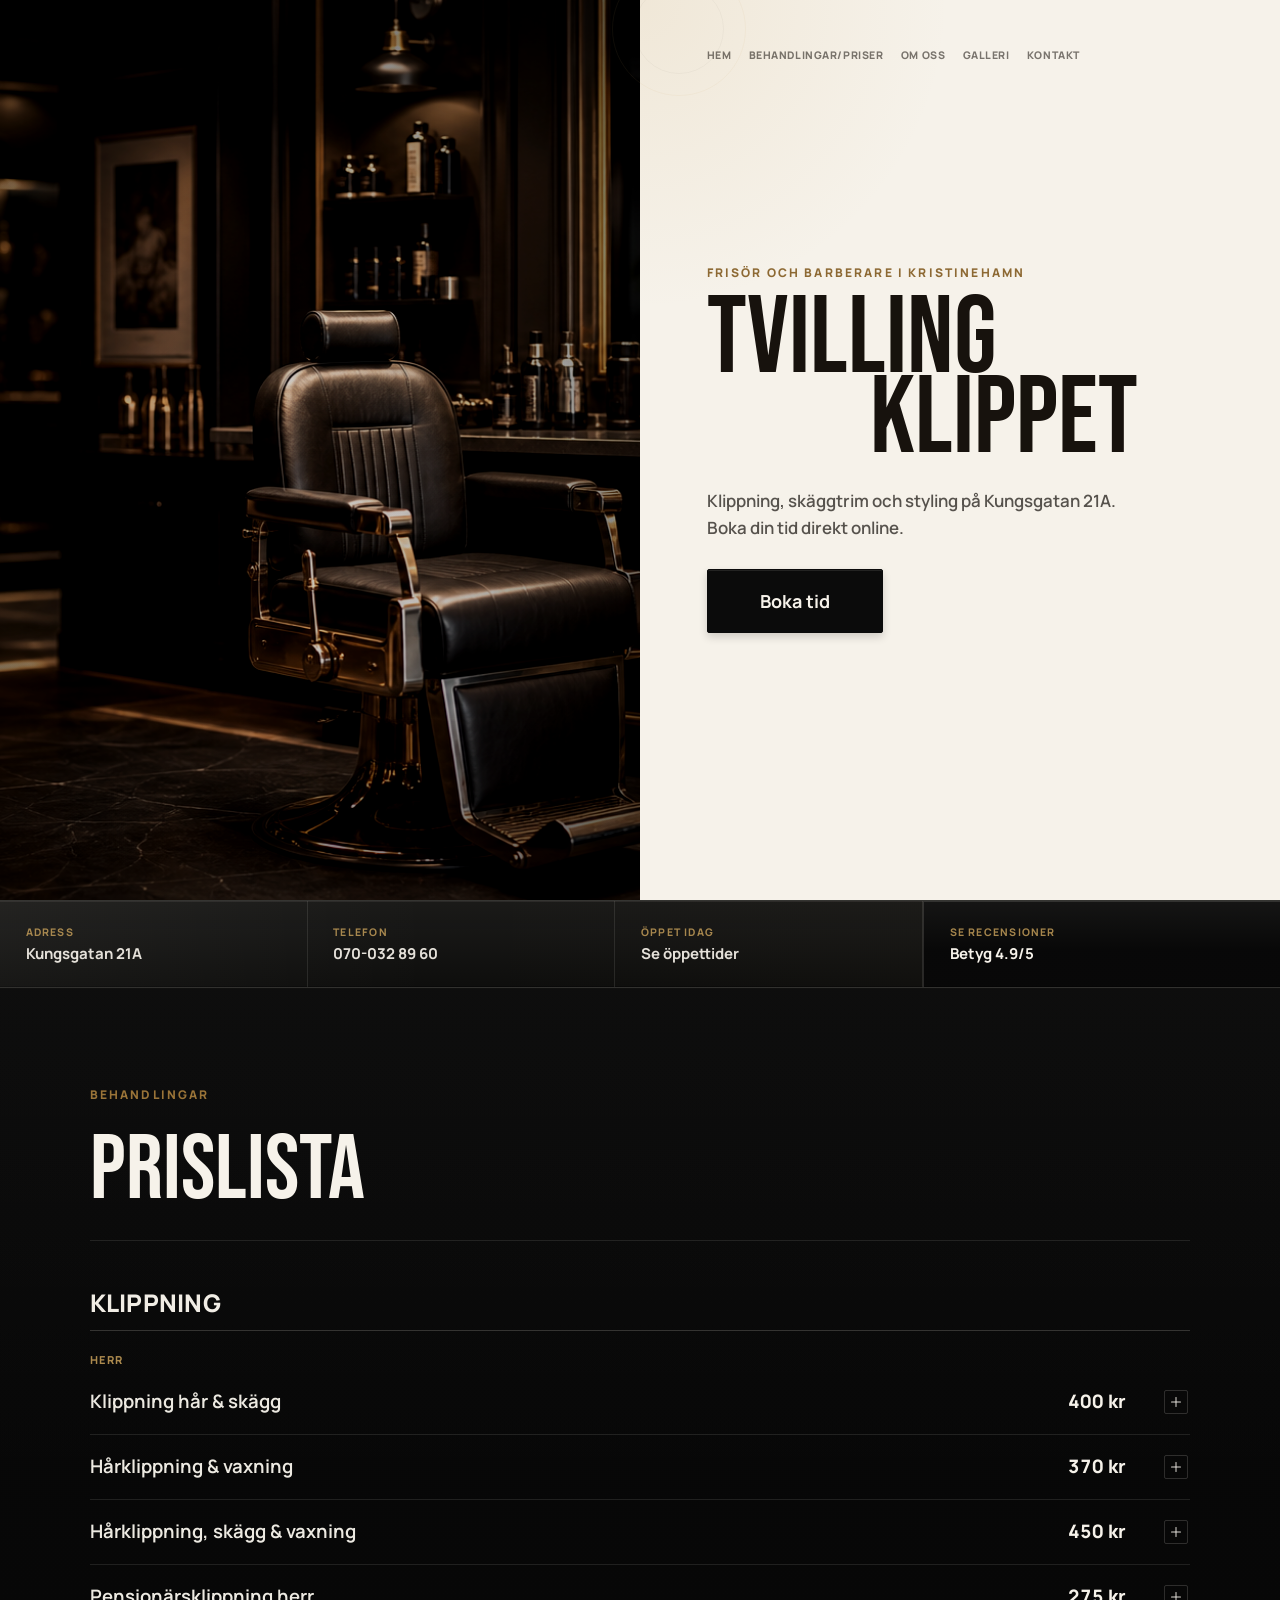
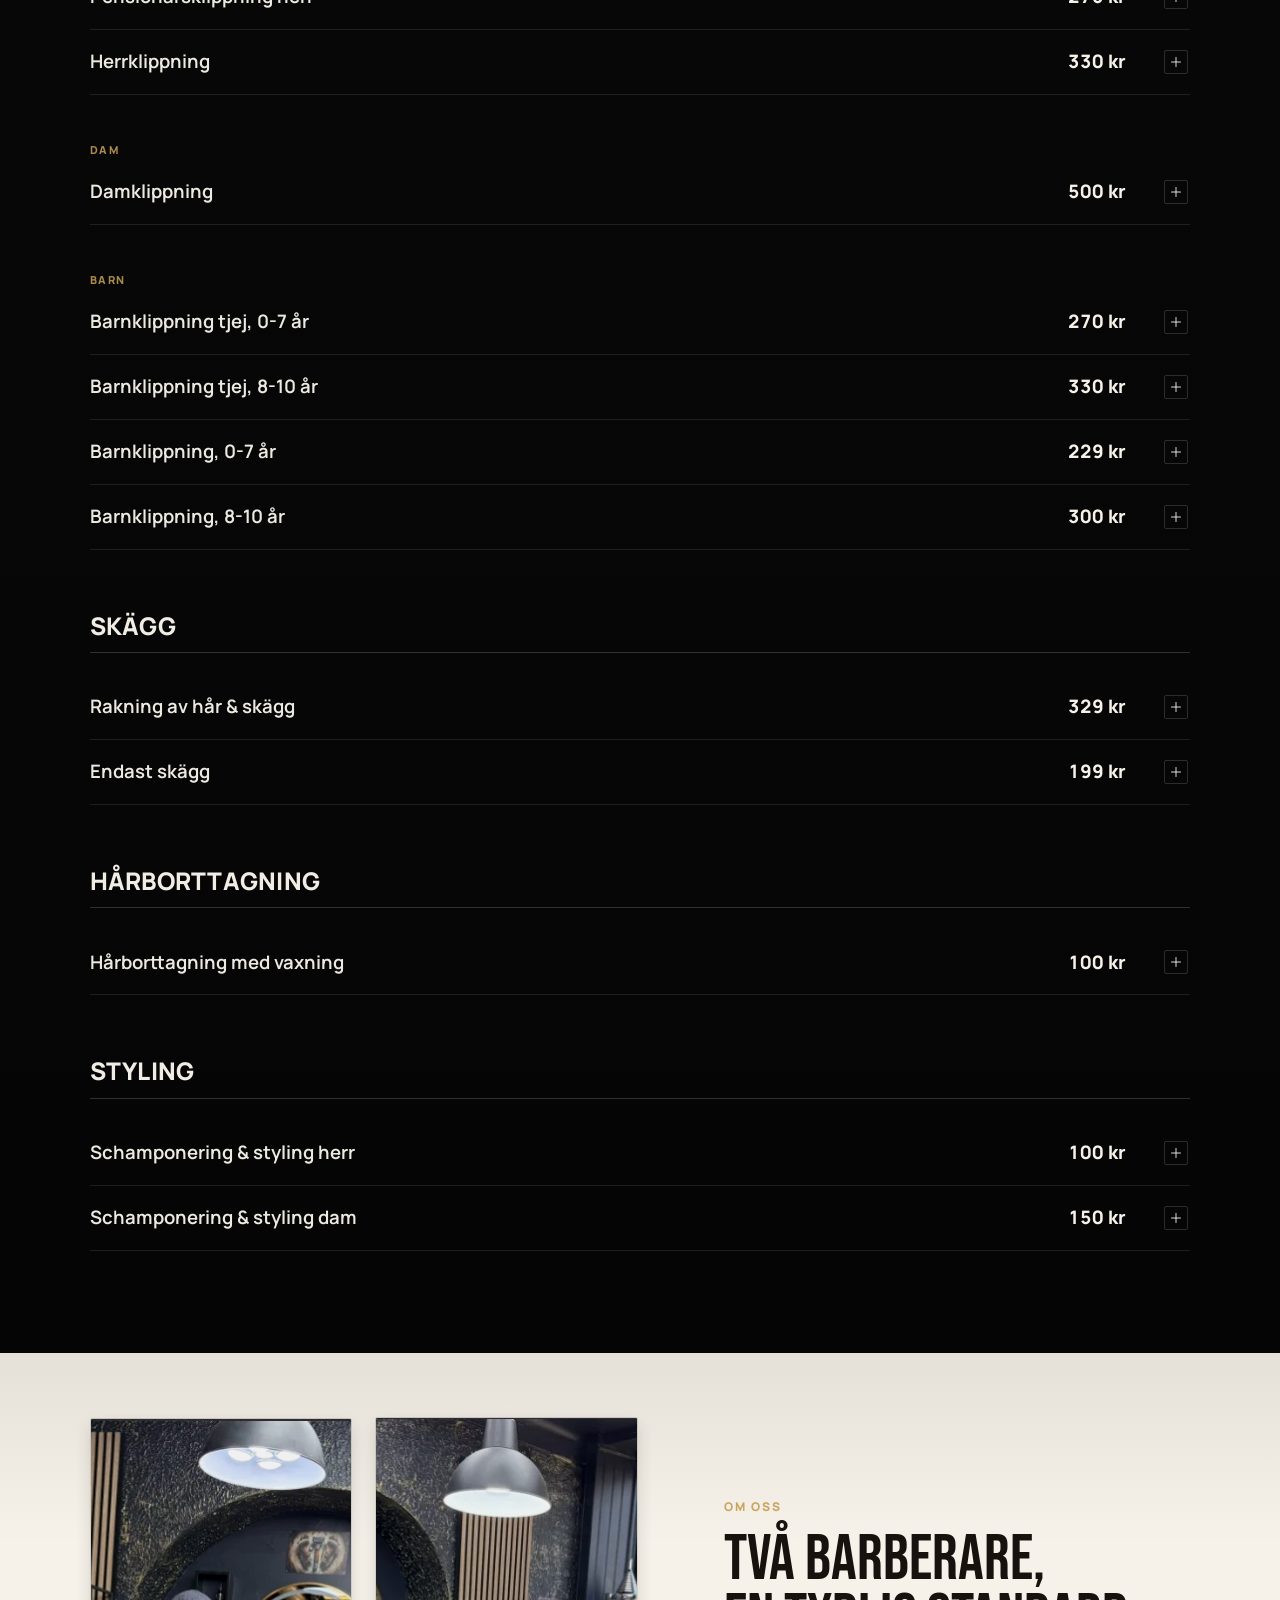
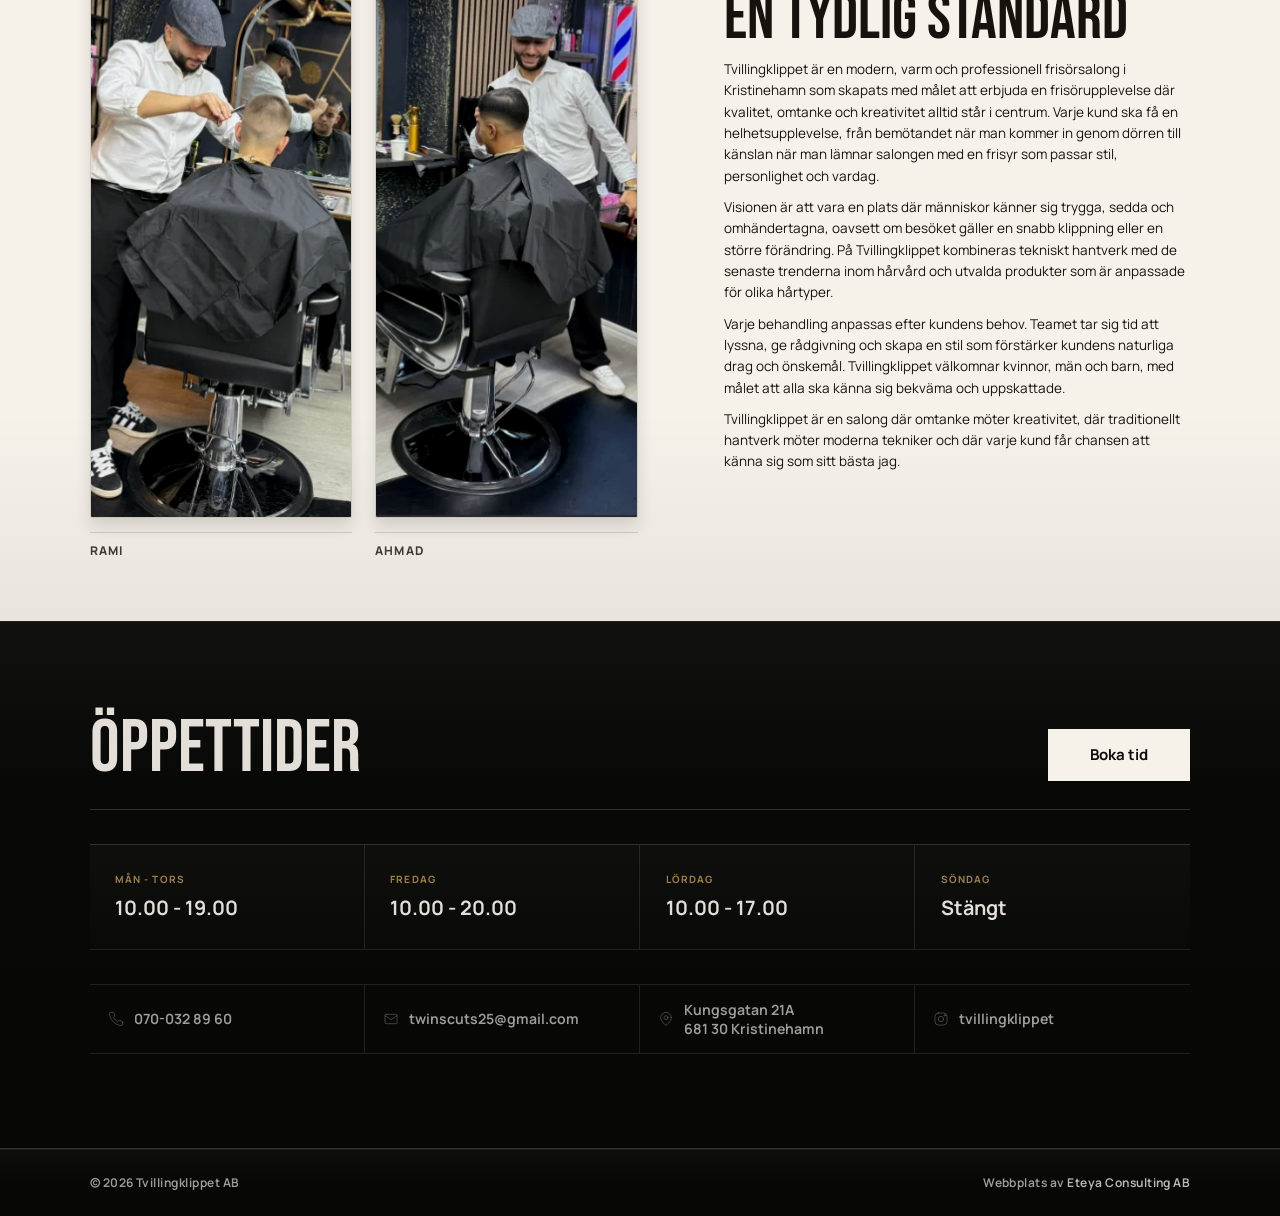
<file: index.html>
<!doctype html>
<html lang="sv">
  <head>
    <meta charset="utf-8" />
    <meta name="viewport" content="width=device-width, initial-scale=1" />
    <title>Tvillingklippet AB | Premium barbering i Kristinehamn</title>
    <meta
      name="description"
      content="Tvillingklippet AB i Kristinehamn. Klippning, skäggtrim och modern grooming med precision, omtanke och premiumkänsla."
    />
    <meta name="theme-color" content="#0b0b0b" />
    <meta property="og:title" content="Tvillingklippet AB | Frisör och barberare i Kristinehamn" />
    <meta
      property="og:description"
      content="Boka klippning, skäggtrim, styling och hårborttagning hos Tvillingklippet AB på Kungsgatan 21A i Kristinehamn."
    />
    <meta property="og:type" content="website" />
    <meta property="og:locale" content="sv_SE" />
    <meta property="og:url" content="https://www.tvillingklippet.se/" />
    <link rel="canonical" href="https://www.tvillingklippet.se/" />
    <link rel="preconnect" href="https://fonts.googleapis.com" />
    <link rel="preconnect" href="https://fonts.gstatic.com" crossorigin />
    <link rel="preload" as="image" href="assets/hero-barber-lounge.png" />
    <link
      href="https://fonts.googleapis.com/css2?family=Bebas+Neue&family=Manrope:wght@400;500;600;700&display=swap"
      rel="stylesheet"
    />
    <link rel="stylesheet" href="styles.css" />
    <link rel="stylesheet" href="redesign.css" />
  </head>
  <body>
    <header class="site-header">
      <a class="brand" href="#hem" aria-label="Tvillingklippet startsida">
        <span class="brand-wordmark">TVILLINGKLIPPET</span>
      </a>

      <button class="menu-toggle" aria-label="Öppna meny" aria-expanded="false">
        <span></span>
        <span></span>
        <span></span>
      </button>

      <nav class="site-nav" aria-label="Huvudmeny">
        <a href="#hem">Hem</a>
        <a href="#behandlingar">Behandlingar/priser</a>
        <a href="#om-oss">Om oss</a>
        <a href="gallery.html">Galleri</a>
        <a href="#kontakt">Kontakt</a>
        <div class="mobile-menu-actions" role="group" aria-label="Snabba kontaktval">
          <a class="mobile-menu-booking" href="https://www.bokadirekt.se/places/tvillingklippet-ab-133892" target="_blank" rel="noreferrer">
            <span class="booking-cta-label">Boka tid</span>
          </a>
          <a class="mobile-action-card" href="tel:+46700328960" aria-label="Ring Tvillingklippet">
            <svg viewBox="0 0 24 24" aria-hidden="true">
              <path d="M22 16.92v3a2 2 0 0 1-2.18 2 19.79 19.79 0 0 1-8.63-3.07 19.5 19.5 0 0 1-6-6A19.79 19.79 0 0 1 2.12 4.18 2 2 0 0 1 4.11 2h3a2 2 0 0 1 2 1.72c.12.91.33 1.79.63 2.64a2 2 0 0 1-.45 2.11L8.09 9.67a16 16 0 0 0 6.24 6.24l1.2-1.2a2 2 0 0 1 2.11-.45c.85.3 1.73.51 2.64.63A2 2 0 0 1 22 16.92Z" />
            </svg>
            <span>Ring</span>
          </a>
          <a class="mobile-action-card" href="mailto:twinscuts25@gmail.com" aria-label="Maila Tvillingklippet">
            <svg viewBox="0 0 24 24" aria-hidden="true">
              <rect x="3" y="5" width="18" height="14" rx="2" />
              <path d="m3 7 9 6 9-6" />
            </svg>
            <span>Mail</span>
          </a>
          <a class="mobile-action-card" href="https://www.google.com/maps/search/?api=1&query=Kungsgatan%2021A%2C%20681%2030%20Kristinehamn" target="_blank" rel="noreferrer" aria-label="Hitta till Tvillingklippet">
            <svg viewBox="0 0 24 24" aria-hidden="true">
              <path d="M20 10c0 5-8 12-8 12S4 15 4 10a8 8 0 1 1 16 0Z" />
              <circle cx="12" cy="10" r="3" />
            </svg>
            <span>Hitta</span>
          </a>
        </div>
      </nav>

      <a class="header-cta" href="https://www.bokadirekt.se/places/tvillingklippet-ab-133892" target="_blank" rel="noreferrer">
        <span class="booking-cta-label">Boka tid</span>
      </a>
    </header>

    <main id="hem">
      <section class="hero">
        <div class="hero-media" aria-hidden="true"></div>
        <div class="hero-shade"></div>
        <div class="hero-content">
          <nav class="hero-nav" aria-label="Startsidan">
            <a href="#hem">Hem</a>
            <a href="#behandlingar">Behandlingar/priser</a>
            <a href="#om-oss">Om oss</a>
            <a href="gallery.html">Galleri</a>
            <a href="#kontakt">Kontakt</a>
          </nav>
          <p class="eyebrow">Frisör och barberare i Kristinehamn</p>
          <div class="hero-title-lockup">
            <h1 class="hero-split-title" aria-label="Tvillingklippet">
              <span class="hero-title-row hero-title-tvilling">Tvilling</span>
              <span class="hero-title-row hero-title-klippet">klippet</span>
            </h1>
          </div>
          <p class="hero-text">Klippning, skäggtrim och styling på Kungsgatan 21A. Boka din tid direkt online.</p>
          <a class="hero-booking-link" href="https://www.bokadirekt.se/places/tvillingklippet-ab-133892" target="_blank" rel="noreferrer">
            <span class="booking-cta-label">Boka tid</span>
          </a>
        </div>
      </section>

      <section class="quick-booking-strip" aria-label="Snabb information">
        <a href="https://www.google.com/maps/search/?api=1&query=Kungsgatan%2021A%2C%20681%2030%20Kristinehamn" target="_blank" rel="noreferrer">
          <span>Adress</span>
          <strong>Kungsgatan 21A</strong>
        </a>
        <a href="tel:+46700328960">
          <span>Telefon</span>
          <strong>070-032 89 60</strong>
        </a>
        <a href="#kontakt">
          <span>Öppet idag</span>
          <strong>Se öppettider</strong>
        </a>
        <a class="quick-booking-primary" href="https://www.bokadirekt.se/places/tvillingklippet-ab-133892#reviews" target="_blank" rel="noreferrer">
          <span>Se recensioner</span>
          <strong><span class="booking-cta-label">Betyg 4.9/5</span></strong>
        </a>
      </section>

      <section class="section treatments" id="behandlingar">
        <div class="section-heading price-heading">
          <p class="eyebrow">Behandlingar</p>
          <h2>Prislista</h2>
        </div>

        <div class="price-list">
          <div class="price-category" id="pris-klippning">
            <h3>Klippning</h3>
            <div class="price-subgroup">
              <h4>Herr</h4>
              <div class="price-items">
                <details class="price-item" data-bokadirekt-service-id="3367080">
                  <summary>
                    <span class="service-name">Klippning hår &amp; skägg</span>
                    <span class="price-line" aria-hidden="true"></span>
                    <span class="service-price">400 kr</span>
                    <span class="service-toggle" aria-hidden="true"></span>
                  </summary>
                  <div class="service-details">
                    <span>55 min</span>
                    <p>Komplett grooming där hår och skägg formas efter dina önskemål, med konsultation, precision och lätt styling för en ren finish.</p>
                  </div>
                </details>

                <details class="price-item" data-bokadirekt-service-id="3376547">
                  <summary>
                    <span class="service-name">Hårklippning &amp; vaxning</span>
                    <span class="price-line" aria-hidden="true"></span>
                    <span class="service-price">370 kr</span>
                    <span class="service-toggle" aria-hidden="true"></span>
                  </summary>
                  <div class="service-details">
                    <span>45 min</span>
                    <p>Hårklippning anpassad efter stil och önskemål, följt av skonsam vaxning av exempelvis näsa, öron och kinder.</p>
                  </div>
                </details>

                <details class="price-item" data-bokadirekt-service-id="3376548">
                  <summary>
                    <span class="service-name">Hårklippning, skägg &amp; vaxning</span>
                    <span class="price-line" aria-hidden="true"></span>
                    <span class="service-price">450 kr</span>
                    <span class="service-toggle" aria-hidden="true"></span>
                  </summary>
                  <div class="service-details">
                    <span>60 min</span>
                    <p>Helhetsuppfräschning med konsultation, klippning, skäggformning och vaxning för ett extra rent och välvårdat resultat.</p>
                  </div>
                </details>

                <details class="price-item" data-bokadirekt-service-id="3367086">
                  <summary>
                    <span class="service-name">Pensionärsklippning herr</span>
                    <span class="price-line" aria-hidden="true"></span>
                    <span class="service-price">275 kr</span>
                    <span class="service-toggle" aria-hidden="true"></span>
                  </summary>
                  <div class="service-details">
                    <span>35 min</span>
                    <p>Lugn och noggrann klippning med extra tid för önskemål, en lättskött form och lätt styling för naturlig finish.</p>
                  </div>
                </details>

                <details class="price-item" data-bokadirekt-service-id="3367158">
                  <summary>
                    <span class="service-name">Herrklippning</span>
                    <span class="price-line" aria-hidden="true"></span>
                    <span class="service-price">330 kr</span>
                    <span class="service-toggle" aria-hidden="true"></span>
                  </summary>
                  <div class="service-details">
                    <span>40 min</span>
                    <p>Noggrann herrklippning med kort konsultation, oavsett om du vill ha fade, maskinklippning, textur eller klassisk form.</p>
                  </div>
                </details>
              </div>
            </div>

            <div class="price-subgroup">
              <h4>Dam</h4>
              <div class="price-items">
                <details class="price-item" data-bokadirekt-service-id="3367087">
                  <summary>
                    <span class="service-name">Damklippning</span>
                    <span class="price-line" aria-hidden="true"></span>
                    <span class="service-price">500 kr</span>
                    <span class="service-toggle" aria-hidden="true"></span>
                  </summary>
                  <div class="service-details">
                    <span>50 min</span>
                    <p>Personlig klippning med konsultation kring form och längd, anpassad efter hår, stil och önskemål med lätt styling efteråt.</p>
                  </div>
                </details>
              </div>
            </div>

            <div class="price-subgroup">
              <h4>Barn</h4>
              <div class="price-items">
                <details class="price-item" data-bokadirekt-service-id="3384931">
                  <summary>
                    <span class="service-name">Barnklippning tjej, 0-7 år</span>
                    <span class="price-line" aria-hidden="true"></span>
                    <span class="service-price">270 kr</span>
                    <span class="service-toggle" aria-hidden="true"></span>
                  </summary>
                  <div class="service-details">
                    <span>40 min</span>
                    <p>Trygg och lugn klippstund för de minsta, med tålamod, mjukt bemötande och en frisyr barnet trivs med.</p>
                  </div>
                </details>

                <details class="price-item" data-bokadirekt-service-id="3384935">
                  <summary>
                    <span class="service-name">Barnklippning tjej, 8-10 år</span>
                    <span class="price-line" aria-hidden="true"></span>
                    <span class="service-price">330 kr</span>
                    <span class="service-toggle" aria-hidden="true"></span>
                  </summary>
                  <div class="service-details">
                    <span>40 min</span>
                    <p>Modern och noggrann klippning för barn i skolåldern, där barnet får vara delaktigt i ett praktiskt och stilrent resultat.</p>
                  </div>
                </details>

                <details class="price-item" data-bokadirekt-service-id="3367085">
                  <summary>
                    <span class="service-name">Barnklippning, 0-7 år</span>
                    <span class="price-line" aria-hidden="true"></span>
                    <span class="service-price">229 kr</span>
                    <span class="service-toggle" aria-hidden="true"></span>
                  </summary>
                  <div class="service-details">
                    <span>35 min</span>
                    <p>Trygg barnklippning med fokus på en rolig stund, lugnt tempo och ett resultat som både barn och förälder blir nöjda med.</p>
                  </div>
                </details>

                <details class="price-item" data-bokadirekt-service-id="3367657">
                  <summary>
                    <span class="service-name">Barnklippning, 8-10 år</span>
                    <span class="price-line" aria-hidden="true"></span>
                    <span class="service-price">300 kr</span>
                    <span class="service-toggle" aria-hidden="true"></span>
                  </summary>
                  <div class="service-details">
                    <span>35 min</span>
                    <p>Praktisk och stilren barnklippning för skolålder, skapad efter barnets önskemål i en trygg miljö.</p>
                  </div>
                </details>
              </div>
            </div>
          </div>

          <div class="price-category" id="pris-skagg">
            <h3>Skägg</h3>
            <div class="price-items">
              <details class="price-item" data-bokadirekt-service-id="3384944">
                <summary>
                  <span class="service-name">Rakning av hår &amp; skägg</span>
                  <span class="price-line" aria-hidden="true"></span>
                  <span class="service-price">329 kr</span>
                  <span class="service-toggle" aria-hidden="true"></span>
                </summary>
                <div class="service-details">
                  <span>40 min</span>
                  <p>Rakning av huvud och skäggtrim efter önskemål, med varm handduk som gör rakningen mjukare och mer behaglig.</p>
                </div>
              </details>

              <details class="price-item" data-bokadirekt-service-id="3367177">
                <summary>
                  <span class="service-name">Endast skägg</span>
                  <span class="price-line" aria-hidden="true"></span>
                  <span class="service-price">199 kr</span>
                  <span class="service-toggle" aria-hidden="true"></span>
                </summary>
                <div class="service-details">
                  <span>20 min</span>
                  <p>Skägget trimmas, formas och definieras efter ansiktsdrag och önskemål, med rena konturer för en skarp finish.</p>
                </div>
              </details>
            </div>
          </div>

          <div class="price-category" id="pris-harborttagning">
            <h3>Hårborttagning</h3>
            <div class="price-items">
              <details class="price-item" data-bokadirekt-service-id="3371671">
                <summary>
                  <span class="service-name">Hårborttagning med vaxning</span>
                  <span class="price-line" aria-hidden="true"></span>
                  <span class="service-price">100 kr</span>
                  <span class="service-toggle" aria-hidden="true"></span>
                </summary>
                <div class="service-details">
                  <span>15 min</span>
                  <p>Skonsam hårborttagning med vaxning eller trådning, exempelvis för bryn, kinder och näsans ytterområden.</p>
                </div>
              </details>
            </div>
          </div>

          <div class="price-category" id="pris-styling">
            <h3>Styling</h3>
            <div class="price-items">
              <details class="price-item" data-bokadirekt-service-id="3372290">
                <summary>
                  <span class="service-name">Schamponering &amp; styling herr</span>
                  <span class="price-line" aria-hidden="true"></span>
                  <span class="service-price">100 kr</span>
                  <span class="service-toggle" aria-hidden="true"></span>
                </summary>
                <div class="service-details">
                  <span>15 min</span>
                  <p>Håret tvättas noggrant och stylas efter önskemål för en fräsch och välvårdad look.</p>
                </div>
              </details>

              <details class="price-item" data-bokadirekt-service-id="3380948">
                <summary>
                  <span class="service-name">Schamponering &amp; styling dam</span>
                  <span class="price-line" aria-hidden="true"></span>
                  <span class="service-price">150 kr</span>
                  <span class="service-toggle" aria-hidden="true"></span>
                </summary>
                <div class="service-details">
                  <span>20 min</span>
                  <p>Håret tvättas noggrant och stylas efter önskemål för en fräsch och välvårdad look.</p>
                </div>
              </details>
            </div>
          </div>
        </div>
      </section>

      <section class="section about" id="om-oss">
        <div class="about-team" aria-label="Rami och Ahmad på Tvillingklippet" tabindex="0">
          <figure class="about-person about-person-ramin">
            <img src="assets/tvillingklippet-ramin.webp" alt="Rami klipper en kund i Tvillingklippets salong" width="526" height="700" loading="lazy" />
            <figcaption>Rami</figcaption>
          </figure>
          <figure class="about-person about-person-ahmad">
            <img src="assets/tvillingklippet-ahmad.webp" alt="Ahmad arbetar vid barberarstolen i Tvillingklippets salong" width="525" height="701" loading="lazy" />
            <figcaption>Ahmad</figcaption>
          </figure>
        </div>
        <div class="about-copy">
          <p class="eyebrow">Om oss</p>
          <h2>Två barberare,<br />En tydlig standard</h2>
          <p>
            Tvillingklippet är en modern, varm och professionell frisörsalong i
            Kristinehamn som skapats med målet att erbjuda en frisörupplevelse där
            kvalitet, omtanke och kreativitet alltid står i centrum. Varje kund ska få
            en helhetsupplevelse, från bemötandet när man kommer in genom dörren till
            känslan när man lämnar salongen med en frisyr som passar stil, personlighet
            och vardag.
          </p>
          <p>
            Visionen är att vara en plats där människor känner sig trygga, sedda och
            omhändertagna, oavsett om besöket gäller en snabb klippning eller en större
            förändring. På Tvillingklippet kombineras tekniskt hantverk med de senaste
            trenderna inom hårvård och utvalda produkter som är anpassade för olika
            hårtyper.
          </p>
          <p>
            Varje behandling anpassas efter kundens behov. Teamet tar sig tid att
            lyssna, ge rådgivning och skapa en stil som förstärker kundens naturliga
            drag och önskemål. Tvillingklippet välkomnar kvinnor, män och barn, med
            målet att alla ska känna sig bekväma och uppskattade.
          </p>
          <p>
            Tvillingklippet är en salong där omtanke möter kreativitet, där
            traditionellt hantverk möter moderna tekniker och där varje kund får
            chansen att känna sig som sitt bästa jag.
          </p>
        </div>
      </section>

      <section class="section contact" id="kontakt">
        <div class="contact-hours-shell">
          <div class="contact-heading-row">
            <h2>Öppettider</h2>
            <a class="contact-booking-link" href="https://www.bokadirekt.se/places/tvillingklippet-ab-133892" target="_blank" rel="noreferrer">
              <span class="booking-cta-label">Boka tid</span>
            </a>
          </div>

          <div class="hours-poster-grid">
            <div class="hours-poster-card">
              <span>Mån - tors</span>
              <strong>10.00 - 19.00</strong>
            </div>
            <div class="hours-poster-card">
              <span>Fredag</span>
              <strong>10.00 - 20.00</strong>
            </div>
            <div class="hours-poster-card">
              <span>Lördag</span>
              <strong>10.00 - 17.00</strong>
            </div>
            <div class="hours-poster-card">
              <span>Söndag</span>
              <strong>Stängt</strong>
            </div>
          </div>

          <div class="contact-strip" aria-label="Kontaktuppgifter">
            <a href="tel:+46700328960">
              <svg viewBox="0 0 24 24" aria-hidden="true">
                <path d="M22 16.92v3a2 2 0 0 1-2.18 2 19.79 19.79 0 0 1-8.63-3.07 19.5 19.5 0 0 1-6-6A19.79 19.79 0 0 1 2.12 4.18 2 2 0 0 1 4.11 2h3a2 2 0 0 1 2 1.72c.12.91.33 1.79.63 2.64a2 2 0 0 1-.45 2.11L8.09 9.67a16 16 0 0 0 6.24 6.24l1.2-1.2a2 2 0 0 1 2.11-.45c.85.3 1.73.51 2.64.63A2 2 0 0 1 22 16.92Z" />
              </svg>
              <span>070-032 89 60</span>
            </a>
            <a href="mailto:twinscuts25@gmail.com">
              <svg viewBox="0 0 24 24" aria-hidden="true">
                <rect x="3" y="5" width="18" height="14" rx="2" />
                <path d="m3 7 9 6 9-6" />
              </svg>
              <span>twinscuts25@gmail.com</span>
            </a>
            <a href="https://www.google.com/maps/search/?api=1&query=Kungsgatan%2021A%2C%20681%2030%20Kristinehamn" target="_blank" rel="noreferrer">
              <svg viewBox="0 0 24 24" aria-hidden="true">
                <path d="M20 10c0 5-8 12-8 12S4 15 4 10a8 8 0 1 1 16 0Z" />
                <circle cx="12" cy="10" r="3" />
              </svg>
              <span>Kungsgatan 21A<br />681 30 Kristinehamn</span>
            </a>
            <a href="https://www.instagram.com/tvillingklippet/" target="_blank" rel="noreferrer">
              <svg viewBox="0 0 24 24" aria-hidden="true">
                <rect x="3" y="3" width="18" height="18" rx="5" />
                <circle cx="12" cy="12" r="4" />
                <circle cx="17.5" cy="6.5" r="1" />
              </svg>
              <span>tvillingklippet</span>
            </a>
          </div>
        </div>
      </section>
    </main>

    <footer class="site-footer">
      <div class="footer-inner">
        <p>© 2026 Tvillingklippet AB</p>
        <p class="footer-credit">Webbplats av <a href="https://eteya.ai">Eteya Consulting AB</a></p>
      </div>
    </footer>

    <script src="script.js"></script>
  </body>
</html>
</file>
<file: styles.css>
:root {
  --bg: #0b0b0b;
  --panel: #171717;
  --panel-2: #1f1f1f;
  --gold: #c9a45c;
  --gold-strong: #d4af37;
  --text: #f6f2ea;
  --muted: #afa79b;
  --line: rgba(201, 164, 92, 0.22);
  --soft-line: rgba(246, 242, 234, 0.09);
  --glass: rgba(246, 242, 234, 0.04);
  --glass-strong: rgba(246, 242, 234, 0.065);
  --espresso: #130d0a;
  --espresso-deep: #0f0a08;
  --cream: #f6f2ea;
  --cream-soft: #f6f2ea;
  --ink: #17120d;
  --ink-muted: #5f5548;
  --shadow: 0 24px 80px rgba(0, 0, 0, 0.42);
  --ease-premium: cubic-bezier(0.16, 1, 0.3, 1);
}

* {
  box-sizing: border-box;
}

html {
  scroll-behavior: smooth;
}

body {
  margin: 0;
  background: #0b0b0b;
  color: var(--text);
  font-family: "Manrope", system-ui, sans-serif;
  letter-spacing: 0;
}

body.menu-open,
body.lightbox-open {
  overflow: hidden;
}

a {
  color: inherit;
  text-decoration: none;
}

a:focus-visible,
button:focus-visible,
summary:focus-visible {
  outline: 2px solid rgba(201, 164, 92, 0.88);
  outline-offset: 5px;
}

.site-header {
  position: absolute;
  top: 0;
  left: 50%;
  z-index: 20;
  display: grid;
  grid-template-columns: minmax(0, 1fr) auto;
  align-items: center;
  width: 50%;
  min-height: 82px;
  padding: 16px clamp(18px, 3.4vw, 48px);
  background: rgba(246, 242, 234, 0.76);
  border-bottom: 1px solid rgba(246, 242, 234, 0);
  box-shadow: none;
  backdrop-filter: blur(10px) saturate(1.02);
  transition: min-height 420ms var(--ease-premium), padding 420ms var(--ease-premium), background 420ms var(--ease-premium), border-color 420ms var(--ease-premium), box-shadow 420ms var(--ease-premium), backdrop-filter 420ms var(--ease-premium);
}

.site-header.is-scrolled,
.menu-open .site-header {
  min-height: 66px;
  padding-top: 10px;
  padding-bottom: 10px;
  background: rgba(246, 242, 234, 0.9);
  border-bottom-color: rgba(23, 18, 13, 0.08);
  box-shadow: 0 18px 54px rgba(23, 18, 13, 0.08);
  backdrop-filter: blur(24px) saturate(1.12);
}

.brand {
  display: inline-flex;
  align-items: center;
  gap: 12px;
  width: max-content;
}

.brand-mark {
  display: grid;
  place-items: center;
  width: 52px;
  height: 52px;
  border: 1px solid var(--line);
  color: var(--gold);
  font-family: "Bebas Neue", sans-serif;
  font-size: 28px;
  font-weight: 700;
  overflow: hidden;
  background: #0c0c0c;
  border-radius: 8px;
  transition: width 420ms var(--ease-premium), height 420ms var(--ease-premium), border-color 260ms var(--ease-premium), opacity 260ms var(--ease-premium);
}

.site-header.is-scrolled .brand-mark {
  width: 44px;
  height: 44px;
}

.gallery-page {
  background: #090909;
}

.gallery-page .site-header {
  position: fixed;
  left: 0;
  width: 100%;
  grid-template-columns: minmax(0, 1fr) auto;
  background: rgba(8, 8, 8, 0.82);
  border-bottom-color: rgba(246, 242, 234, 0.08);
  box-shadow: 0 18px 54px rgba(0, 0, 0, 0.22);
}

.gallery-page .site-header.is-scrolled,
.gallery-page.menu-open .site-header {
  background: rgba(8, 8, 8, 0.9);
  border-bottom-color: rgba(246, 242, 234, 0.09);
  box-shadow: 0 18px 54px rgba(0, 0, 0, 0.22);
}

.gallery-page .site-nav {
  color: rgba(246, 242, 234, 0.68);
}

.gallery-page .site-nav a:hover,
.gallery-page .header-cta {
  color: rgba(246, 242, 234, 0.92);
}

.gallery-page .site-nav a.is-active,
.gallery-page .site-nav a[aria-current] {
  color: #f6f2ea;
}

.logo-mark img {
  width: 100%;
  height: 100%;
  object-fit: cover;
  transform: scale(1.08);
}

.brand-copy {
  display: grid;
  gap: 1px;
}

.brand-copy span {
  font-family: "Bebas Neue", sans-serif;
  font-size: 21px;
  font-weight: 700;
  letter-spacing: 0.03em;
}

.brand-copy small {
  color: var(--muted);
  font-size: 9px;
  font-weight: 800;
  letter-spacing: 0.22em;
  text-transform: uppercase;
}

.site-nav {
  grid-column: 1;
  display: flex;
  justify-content: center;
  gap: clamp(14px, 2.1vw, 32px);
  color: rgba(23, 18, 13, 0.62);
  font-size: 9px;
  font-weight: 800;
  letter-spacing: 0.16em;
  text-transform: uppercase;
}

.site-nav a {
  position: relative;
  transition: color 220ms var(--ease-premium);
}

.site-nav a::after {
  content: "";
  position: absolute;
  left: 0;
  right: 0;
  bottom: -13px;
  height: 1px;
  background: rgba(201, 164, 92, 0.88);
  opacity: 0;
  transform: scaleX(0.28);
  transition: opacity 220ms var(--ease-premium), transform 220ms var(--ease-premium);
}

.site-nav a:hover {
  color: var(--ink);
}

.site-nav a:hover::after,
.site-nav a.is-active::after,
.site-nav a[aria-current]::after {
  opacity: 0.72;
  transform: scaleX(1);
}

.site-nav a.is-active,
.site-nav a[aria-current] {
  color: var(--ink);
}

.gallery-page .site-nav a.is-active,
.gallery-page .site-nav a[aria-current] {
  color: #f6f2ea;
}

.mobile-menu-cta {
  display: none;
}

.mobile-menu-actions {
  display: none;
}

.header-cta,
.btn {
  display: inline-flex;
  align-items: center;
  justify-content: center;
  min-height: 44px;
  padding: 0 24px;
  border: 1px solid rgba(23, 18, 13, 0.28);
  border-radius: 4px;
  font-size: 11px;
  font-weight: 800;
  letter-spacing: 0.12em;
  text-transform: uppercase;
  transition: transform 420ms var(--ease-premium), background 420ms var(--ease-premium), border-color 420ms var(--ease-premium), box-shadow 420ms var(--ease-premium), color 420ms var(--ease-premium);
}

.header-cta {
  grid-column: 2;
  justify-self: end;
  min-height: 36px;
  padding: 0 0 2px;
  background: transparent;
  border: 0;
  border-bottom: 1px solid rgba(201, 164, 92, 0.62);
  border-radius: 0;
  color: rgba(23, 18, 13, 0.9);
  box-shadow: none;
  gap: 10px;
}

.header-cta::after {
  content: "";
  width: 18px;
  height: 1px;
  background: currentColor;
  transform-origin: left center;
  transition: transform 420ms var(--ease-premium), opacity 420ms var(--ease-premium);
}

.header-cta:hover,
.btn:hover {
  transform: translateY(-2px);
  box-shadow: 0 18px 48px rgba(23, 18, 13, 0.12);
}

.header-cta:hover {
  background: rgba(23, 18, 13, 0.04);
  border-color: rgba(201, 164, 92, 0.9);
}

.header-cta:hover::after {
  opacity: 0.72;
  transform: scaleX(1.35);
}

.menu-toggle {
  display: none;
  position: relative;
  width: 58px;
  height: 58px;
  border: 0;
  border-radius: 0;
  background: transparent;
  color: var(--text);
  z-index: 24;
}

.menu-toggle span {
  display: block;
  width: 28px;
  height: 1px;
  margin: 7px auto;
  background: rgba(246, 242, 234, 0.88);
  transform-origin: center;
  transition: transform 360ms var(--ease-premium), opacity 260ms var(--ease-premium), width 360ms var(--ease-premium);
}

.menu-toggle span:nth-child(2) {
  width: 18px;
}

.menu-open .menu-toggle span:nth-child(1) {
  transform: translateY(8px) rotate(45deg);
}

.menu-open .menu-toggle span:nth-child(2) {
  opacity: 0;
  transform: scaleX(0);
}

.menu-open .menu-toggle span:nth-child(3) {
  transform: translateY(-8px) rotate(-45deg);
}

.hero {
  position: relative;
  min-height: 92vh;
  display: grid;
  grid-template-columns: minmax(0, 1fr) minmax(0, 1fr);
  align-items: center;
  padding: 0;
  background: var(--cream);
  overflow: hidden;
}

.hero-media {
  position: relative;
  z-index: 1;
  width: 100%;
  height: 100%;
  min-height: 92vh;
  background-color: #0b0b0b;
  background-image: url("assets/hero-barber-lounge.png");
  background-size: cover;
  background-position: 78% center;
  border: 0;
  border-radius: 0;
  box-shadow: 26px 0 70px rgba(44, 31, 20, 0.16);
  filter: saturate(0.88) contrast(1.06) brightness(0.9);
  overflow: hidden;
  opacity: 0;
  transform: scale(1.015);
  animation: heroReveal 1800ms var(--ease-premium) 120ms both, heroDrift 22s var(--ease-premium) both;
  mask-image: none;
}

.hero-media::after {
  content: "";
  position: absolute;
  inset: 0;
  background:
    radial-gradient(circle at 52% 46%, rgba(246, 242, 234, 0.04), transparent 32%),
    radial-gradient(circle at 50% 50%, transparent 36%, rgba(10, 6, 4, 0.5) 100%),
    linear-gradient(90deg, rgba(31, 17, 9, 0.24), rgba(127, 78, 34, 0.13) 48%, rgba(8, 5, 4, 0.26));
  mix-blend-mode: multiply;
  pointer-events: none;
}

.hero-booking-link {
  position: absolute;
  right: clamp(28px, 4.8vw, 76px);
  bottom: clamp(26px, 4vw, 54px);
  z-index: 3;
  display: inline-flex;
  align-items: center;
  justify-content: center;
  min-height: 30px;
  padding: 0 0 4px;
  border: 0;
  border-bottom: 1px solid rgba(201, 164, 92, 0.74);
  border-radius: 0;
  background: transparent;
  color: rgba(23, 18, 13, 0.88);
  font-size: 10px;
  font-weight: 900;
  letter-spacing: 0.16em;
  text-transform: uppercase;
  box-shadow: none;
  transition: transform 320ms var(--ease-premium), border-color 320ms var(--ease-premium), color 320ms var(--ease-premium);
}

.hero-booking-link::after {
  content: "";
  width: 17px;
  height: 1px;
  margin-left: 10px;
  background: currentColor;
  transform-origin: left center;
  transition: transform 320ms var(--ease-premium), opacity 320ms var(--ease-premium);
}

.hero-booking-link:hover {
  transform: translateY(-2px);
  border-color: rgba(23, 18, 13, 0.38);
  color: #17120d;
}

.hero-booking-link:hover::after {
  opacity: 0.76;
  transform: scaleX(1.35);
}

.hero-shade {
  display: none;
}

.hero-content {
  position: relative;
  z-index: 1;
  display: grid;
  align-content: center;
  justify-self: stretch;
  min-height: 92vh;
  max-width: none;
  padding: 140px clamp(34px, 5.2vw, 86px) 82px clamp(34px, 5.2vw, 86px);
  background: var(--cream);
  color: var(--ink);
  opacity: 0;
  transform: translateY(18px);
  animation: heroTextIn 1100ms var(--ease-premium) 420ms both;
}

.hero-content > :not(.hero-booking-link) {
  position: relative;
  z-index: 1;
}

.hero-content .eyebrow {
  animation: heroEyebrowIn 760ms var(--ease-premium) 420ms both;
}

.hero-content::before {
  content: "";
  position: absolute;
  top: -38px;
  left: -28px;
  width: 132px;
  height: 132px;
  border: 1px solid rgba(201, 164, 92, 0.18);
  border-radius: 50%;
  opacity: 0.72;
  pointer-events: none;
}

.hero-content::after {
  content: "";
  position: absolute;
  top: -16px;
  left: -6px;
  width: 88px;
  height: 88px;
  border: 1px solid rgba(23, 18, 13, 0.08);
  border-radius: 50%;
  opacity: 0.9;
  pointer-events: none;
}

.eyebrow {
  margin: 0 0 14px;
  color: var(--gold);
  font-size: 12px;
  font-weight: 800;
  letter-spacing: 0.18em;
  text-transform: uppercase;
}

h1,
h2,
h3 {
  margin: 0;
  font-family: "Bebas Neue", Impact, sans-serif;
  font-weight: 400;
  line-height: 0.92;
}

h1 {
  max-width: none;
  color: var(--ink);
  font-size: clamp(70px, 6.8vw, 112px);
}

.hero-title-lockup {
  position: relative;
  display: block;
  width: fit-content;
  max-width: min(100%, 700px);
  isolation: isolate;
}

.hero-split-title {
  position: relative;
  z-index: 1;
  display: grid;
  gap: 0;
  color: var(--ink);
  font-size: clamp(78px, 7.6vw, 126px);
  line-height: 0.78;
  text-transform: uppercase;
}

.hero-title-row {
  display: block;
  will-change: opacity, transform, filter;
}

.hero-title-tvilling {
  animation: titleFromLeft 1850ms var(--ease-premium) 640ms both;
}

.hero-title-klippet {
  margin-top: clamp(-8px, -0.42vw, -4px);
  margin-left: clamp(130px, 14.4vw, 224px);
  animation: titleFromRight 1850ms var(--ease-premium) 760ms both;
}

h2 {
  font-size: clamp(42px, 5vw, 72px);
}

h3 {
  font-size: 29px;
  line-height: 1.04;
}

p {
  color: var(--muted);
  line-height: 1.75;
}

.hero-text {
  max-width: 520px;
  margin: 22px 0 0;
  color: var(--ink);
  font-family: "Manrope", system-ui, sans-serif;
  font-size: clamp(16px, 1.32vw, 20px);
  font-weight: 600;
  letter-spacing: 0;
  line-height: 1.58;
  text-transform: none;
}

.hero-actions {
  display: flex;
  flex-wrap: wrap;
  gap: 14px;
}

.btn-primary {
  background: var(--ink);
  border-color: var(--ink);
  color: var(--cream-soft);
}

.btn-secondary {
  background: transparent;
  color: var(--ink);
  border-color: rgba(23, 18, 13, 0.22);
  backdrop-filter: blur(12px);
}

.btn-secondary:hover {
  background: rgba(23, 18, 13, 0.04);
  border-color: rgba(23, 18, 13, 0.42);
}

.btn-with-icon {
  gap: 10px;
}

.btn-with-icon img {
  width: 23px;
  height: 23px;
  padding: 5px;
  background: var(--cream-soft);
  border-radius: 50%;
  object-fit: contain;
}

.section {
  scroll-margin-top: 96px;
  padding: clamp(82px, 10vw, 138px) clamp(20px, 7vw, 104px);
  background: #0f0f0f;
}

.section-heading {
  display: grid;
  gap: 12px;
  max-width: 780px;
  margin-bottom: 44px;
}

.section-heading.compact {
  max-width: 680px;
  margin-bottom: 28px;
}

.treatments {
  padding-top: clamp(56px, 7vw, 96px);
  padding-bottom: clamp(58px, 7vw, 98px);
  background: #050505;
  color: var(--text);
}

.treatments .section-heading {
  max-width: 1180px;
  margin: 0 auto 30px;
}

.review-card {
  background: var(--glass);
  border: 1px solid rgba(246, 242, 234, 0.08);
  border-radius: 8px;
  box-shadow: 0 18px 48px rgba(0, 0, 0, 0.2);
  backdrop-filter: blur(12px) saturate(1.05);
}

.treatments .eyebrow,
.about .eyebrow,
.contact dt {
  color: #9a7438;
}

.about h2 {
  color: var(--ink);
}

.about-copy p,
.contact dd {
  color: var(--ink-muted);
}

.price-heading {
  padding-bottom: 0;
  border-bottom: 0;
}

.price-heading h2 {
  color: #f6f2ea;
  font-size: clamp(56px, 9vw, 116px);
  line-height: 0.82;
}

.price-list {
  display: grid;
  gap: clamp(28px, 3.4vw, 44px);
  max-width: 1180px;
  margin: 0 auto;
}

.price-mobile-nav {
  display: none;
}

.price-category {
  display: grid;
  gap: 18px;
  scroll-margin-top: 96px;
}

.price-category h3 {
  color: #f6f2ea;
  font-family: "Manrope", system-ui, sans-serif;
  font-size: clamp(17px, 1.7vw, 25px);
  font-weight: 900;
  letter-spacing: 0.02em;
  line-height: 1.18;
  text-transform: uppercase;
}

.price-subgroup {
  display: grid;
  gap: 8px;
}

.price-subgroup h4 {
  margin: 0;
  color: var(--gold);
  font-size: 12px;
  font-weight: 900;
  letter-spacing: 0.18em;
  line-height: 1.2;
  text-transform: uppercase;
}

.price-items {
  display: grid;
  gap: 0;
}

.price-item {
  border-bottom: 1px solid rgba(246, 242, 234, 0.16);
}

.price-item:first-child {
  border-top: 1px solid rgba(246, 242, 234, 0.16);
}

.price-item summary {
  display: grid;
  grid-template-columns: minmax(0, 1fr) auto 26px;
  align-items: center;
  gap: clamp(18px, 3vw, 42px);
  min-height: 58px;
  padding: 12px 0;
  color: #f6f2ea;
  cursor: pointer;
  list-style: none;
  transition: color 260ms var(--ease-premium), padding-left 260ms var(--ease-premium), background 260ms var(--ease-premium);
}

.price-item summary::-webkit-details-marker {
  display: none;
}

.service-name,
.service-price {
  color: #f6f2ea;
  font-size: clamp(16px, 1.55vw, 22px);
  font-weight: 600;
  letter-spacing: 0;
  line-height: 1.18;
}

.service-price {
  justify-self: end;
  font-variant-numeric: tabular-nums;
  white-space: nowrap;
}

.price-line {
  display: none;
}

.service-toggle {
  position: relative;
  width: 20px;
  height: 20px;
  align-self: center;
}

.service-toggle::before,
.service-toggle::after {
  content: "";
  position: absolute;
  top: 50%;
  left: 50%;
  width: 12px;
  height: 2px;
  background: #f6f2ea;
  border-radius: 999px;
  transform: translate(-50%, -50%);
  transition: transform 280ms var(--ease-premium), opacity 280ms var(--ease-premium);
}

.service-toggle::after {
  transform: translate(-50%, -50%) rotate(90deg);
}

.price-item[open] .service-toggle::after {
  opacity: 0;
  transform: translate(-50%, -50%) rotate(90deg) scaleX(0);
}

.price-item summary:hover {
  background: rgba(246, 242, 234, 0.035);
}

.price-item[open] summary {
  color: #f6f2ea;
}

.service-details {
  display: grid;
  gap: 5px;
  max-width: 820px;
  padding: 0 48px 17px 0;
  animation: detailsIn 320ms var(--ease-premium) both;
}

.service-details span {
  color: var(--gold);
  font-size: 12px;
  font-weight: 900;
  letter-spacing: 0.12em;
  text-transform: uppercase;
}

.service-details p {
  margin: 0;
  color: rgba(246, 242, 234, 0.68);
  font-size: 13px;
  line-height: 1.58;
}

.about {
  display: grid;
  grid-template-columns: minmax(360px, 1.08fr) minmax(0, 0.92fr);
  gap: clamp(34px, 7vw, 86px);
  align-items: center;
  padding-top: clamp(42px, 5vw, 68px);
  padding-bottom: clamp(42px, 5vw, 68px);
  background:
    linear-gradient(180deg, rgba(246, 242, 234, 0.45), transparent 38%),
    var(--cream-soft);
  color: var(--ink);
}

.about-portrait {
  position: relative;
  min-height: clamp(420px, 38vw, 500px);
  overflow: hidden;
  border: 1px solid rgba(201, 164, 92, 0.24);
  border-radius: 8px;
  background: #151515;
  box-shadow: var(--shadow);
}

.about-portrait img {
  width: 100%;
  height: 100%;
  min-height: clamp(420px, 38vw, 500px);
  object-fit: cover;
  object-position: center;
  filter: saturate(0.88) contrast(1.08) brightness(0.82);
}

.about-portrait::after {
  content: "";
  position: absolute;
  inset: 0;
  background:
    linear-gradient(90deg, rgba(0, 0, 0, 0.42), transparent 42%),
    linear-gradient(0deg, rgba(0, 0, 0, 0.88), transparent 38%);
}

.portrait-caption {
  position: absolute;
  left: 26px;
  right: 26px;
  bottom: 24px;
  z-index: 1;
  display: grid;
  gap: 4px;
}

.portrait-caption span {
  color: var(--gold);
  font-size: 12px;
  font-weight: 900;
  text-transform: uppercase;
}

.portrait-caption strong {
  color: var(--text);
  font-family: "Bebas Neue", Impact, sans-serif;
  font-size: clamp(36px, 5vw, 66px);
  font-weight: 400;
  line-height: 0.9;
}

.image-tile,
.gallery-item {
  position: relative;
  overflow: hidden;
  background: #181818;
  border: 1px solid rgba(246, 242, 234, 0.08);
  border-radius: 8px;
}

.image-tile::after,
.gallery-item::after {
  content: "";
  position: absolute;
  inset: 0;
  background: linear-gradient(180deg, transparent, rgba(0, 0, 0, 0.62));
}

.image-tile.tall {
  background-image: url("assets/hero-barber-lounge.png");
  background-size: cover;
  background-position: center;
}

.image-tile.small {
  align-self: end;
  height: 68%;
}

.about-copy {
  max-width: 680px;
  padding-top: 0;
}

.about-copy h2 {
  max-width: 620px;
}

.about-copy .eyebrow {
  margin-bottom: 10px;
}

.about-copy p {
  max-width: 620px;
  margin: 10px 0 0;
  font-size: 13.5px;
  line-height: 1.58;
}

.gallery {
  padding-top: clamp(58px, 7vw, 96px);
  padding-bottom: clamp(62px, 7.2vw, 104px);
  background:
    linear-gradient(180deg, rgba(246, 242, 234, 0.035), transparent 34%),
    #090909;
}

.gallery-shell {
  display: grid;
  gap: clamp(24px, 3vw, 38px);
  max-width: 1180px;
  margin: 0 auto;
}

.gallery-heading {
  max-width: 680px;
  margin: 0;
}

.gallery-heading h2 {
  color: var(--text);
  font-size: clamp(38px, 4.6vw, 66px);
}

.gallery-heading h1 {
  color: var(--text);
  font-size: clamp(76px, 11vw, 150px);
}

.gallery-page-section {
  min-height: calc(100vh - 54px);
  padding-top: clamp(126px, 12vw, 168px);
}

.gallery-mosaic {
  display: grid;
  grid-template-columns: minmax(0, 1fr) minmax(0, 0.5fr) minmax(0, 0.5fr);
  gap: clamp(12px, 1.35vw, 18px);
  align-items: stretch;
}

.gallery-tile {
  position: relative;
  display: block;
  width: 100%;
  aspect-ratio: 1 / 1;
  padding: 0;
  overflow: hidden;
  border: 1px solid rgba(246, 242, 234, 0.1);
  border-radius: clamp(16px, 1.5vw, 20px);
  background: #171717;
  box-shadow: 0 22px 70px rgba(0, 0, 0, 0.34);
  cursor: pointer;
}

.gallery-tile-large {
  grid-row: span 2;
  aspect-ratio: auto;
  min-height: 100%;
}

.gallery-tile::after {
  content: "";
  position: absolute;
  inset: 0;
  background:
    linear-gradient(180deg, transparent 48%, rgba(0, 0, 0, 0.42)),
    rgba(201, 164, 92, 0);
  opacity: 0;
  transition: opacity 420ms var(--ease-premium), background 420ms var(--ease-premium);
  pointer-events: none;
}

.gallery-tile img {
  width: 100%;
  height: 100%;
  display: block;
  object-fit: cover;
  object-position: center;
  filter: saturate(0.88) contrast(1.06) brightness(0.92);
  transform: scale(1);
  transition: transform 700ms var(--ease-premium), filter 700ms var(--ease-premium);
}

.gallery-tile:hover::after {
  opacity: 1;
}

.gallery-tile:hover img {
  filter: saturate(0.96) contrast(1.08) brightness(0.82);
  transform: scale(1.045);
}

.gallery-tile:active {
  transform: scale(0.988);
}

.gallery-swipe-hint {
  display: none;
}

.can-reveal .gallery-page .gallery-tile.reveal {
  opacity: 0;
  transform: translateY(28px) scale(0.985);
}

.can-reveal .gallery-page .gallery-tile.reveal.is-visible {
  opacity: 1;
  transform: translateY(0) scale(1);
}

.can-reveal .gallery-page .gallery-tile.reveal:nth-child(2) {
  transition-delay: 90ms;
}

.can-reveal .gallery-page .gallery-tile.reveal:nth-child(3) {
  transition-delay: 150ms;
}

.can-reveal .gallery-page .gallery-tile.reveal:nth-child(4) {
  transition-delay: 210ms;
}

.can-reveal .gallery-page .gallery-tile.reveal:nth-child(5) {
  transition-delay: 270ms;
}

.gallery-lightbox {
  position: fixed;
  inset: 0;
  z-index: 60;
  display: grid;
  place-items: center;
  padding: clamp(18px, 4vw, 54px);
  background: rgba(0, 0, 0, 0.86);
  backdrop-filter: blur(14px);
}

.gallery-lightbox[hidden] {
  display: none;
}

.gallery-lightbox img {
  max-width: min(1100px, 86vw);
  max-height: 84vh;
  border-radius: 18px;
  object-fit: contain;
  box-shadow: 0 28px 90px rgba(0, 0, 0, 0.56);
}

.lightbox-close,
.lightbox-control {
  position: fixed;
  display: grid;
  place-items: center;
  border: 1px solid rgba(246, 242, 234, 0.2);
  border-radius: 50%;
  background: rgba(17, 17, 17, 0.64);
  color: #f6f2ea;
  cursor: pointer;
  backdrop-filter: blur(12px);
  transition: transform 320ms var(--ease-premium), background 320ms var(--ease-premium), border-color 320ms var(--ease-premium);
}

.lightbox-close {
  top: 22px;
  right: 22px;
  width: 44px;
  height: 44px;
}

.lightbox-close::before,
.lightbox-close::after {
  content: "";
  position: absolute;
  width: 18px;
  height: 2px;
  background: currentColor;
  border-radius: 999px;
}

.lightbox-close::before {
  transform: rotate(45deg);
}

.lightbox-close::after {
  transform: rotate(-45deg);
}

.lightbox-control {
  top: 50%;
  width: 48px;
  height: 48px;
  transform: translateY(-50%);
}

.lightbox-control span {
  display: block;
  margin-top: -3px;
  font-size: 34px;
  font-weight: 300;
  line-height: 1;
}

.lightbox-prev {
  left: 22px;
}

.lightbox-next {
  right: 22px;
}

.lightbox-close:hover,
.lightbox-control:hover {
  background: rgba(246, 242, 234, 0.16);
  border-color: rgba(246, 242, 234, 0.34);
  transform: scale(1.04);
}

.lightbox-control:hover {
  transform: translateY(-50%) scale(1.04);
}

.contact {
  padding-top: clamp(56px, 5.8vw, 74px);
  padding-bottom: clamp(56px, 5.8vw, 74px);
  background:
    linear-gradient(180deg, rgba(246, 242, 234, 0.035), transparent 38%),
    #080808;
  color: var(--text);
}

.contact-hours-shell {
  display: grid;
  gap: clamp(22px, 3vw, 34px);
  max-width: 1180px;
  margin: 0 auto;
}

.contact h2 {
  max-width: 980px;
  color: #f6f2ea;
  font-size: clamp(34px, 4.2vw, 58px);
  line-height: 0.92;
  text-transform: uppercase;
}

.hours-poster-grid {
  display: grid;
  grid-template-columns: repeat(4, minmax(0, 1fr));
  gap: clamp(12px, 1.35vw, 18px);
}

.hours-poster-card {
  display: grid;
  align-content: center;
  justify-items: center;
  min-height: 0;
  padding: 0;
  border-radius: 0;
  background: transparent;
  color: #f6f2ea;
  text-align: center;
  box-shadow: none;
}

.hours-poster-card span {
  display: grid;
  place-items: center;
  width: 100%;
  min-height: 42px;
  padding: 8px 18px;
  border-radius: 2px;
  background: #f6f2ea;
  color: #111111;
  box-shadow: 0 20px 54px rgba(0, 0, 0, 0.26);
  font-family: "Manrope", system-ui, sans-serif;
  font-size: clamp(13px, 1.2vw, 17px);
  font-weight: 900;
  letter-spacing: 0.02em;
  line-height: 1.12;
  text-transform: uppercase;
}

.hours-poster-card strong {
  margin-top: 10px;
  color: #f6f2ea;
  font-family: "Manrope", system-ui, sans-serif;
  font-size: clamp(13px, 1.12vw, 17px);
  font-weight: 800;
  letter-spacing: 0;
  line-height: 1.2;
}

.contact-strip {
  display: grid;
  grid-template-columns: repeat(4, minmax(0, 1fr));
  align-items: start;
  gap: clamp(12px, 1.35vw, 18px);
  padding-top: clamp(8px, 1.2vw, 16px);
}

.contact-strip a {
  display: inline-grid;
  grid-template-columns: auto minmax(0, max-content);
  align-items: center;
  justify-content: center;
  gap: 10px;
  color: rgba(246, 242, 234, 0.88);
  font-size: clamp(12px, 1.1vw, 15px);
  font-weight: 700;
  line-height: 1.35;
  text-align: center;
  white-space: nowrap;
  transition: color 240ms var(--ease-premium), transform 240ms var(--ease-premium);
}

.contact-strip svg {
  width: 26px;
  height: 26px;
  fill: none;
  stroke: currentColor;
  stroke-width: 1.7;
  stroke-linecap: round;
  stroke-linejoin: round;
}

.contact-strip span {
  display: block;
  text-align: center;
}

.contact-strip a:hover {
  color: var(--gold);
  transform: translateY(-2px);
}

.site-footer {
  display: flex;
  align-items: center;
  min-height: 54px;
  padding: 0 clamp(20px, 7vw, 104px);
  border-top: 1px solid rgba(246, 242, 234, 0.08);
  background: #080808;
}

.site-footer p {
  margin: 0;
  color: rgba(246, 242, 234, 0.64);
  font-size: 12px;
  font-weight: 700;
  letter-spacing: 0.08em;
}

.can-reveal .site-footer .reveal {
  opacity: 1;
  transform: none;
}

@media (max-width: 980px) {
  .site-header {
    position: fixed;
    left: 0;
    width: 100%;
    grid-template-columns: 1fr auto;
    min-height: 0;
    padding: 12px clamp(12px, 4vw, 22px);
    background: transparent;
    border-bottom: 0;
    box-shadow: none;
    pointer-events: none;
  }

  .site-header.is-scrolled,
  .menu-open .site-header {
    background: transparent;
    border-bottom-color: transparent;
    box-shadow: none;
  }

  .menu-toggle {
    display: block;
    grid-column: 2;
    grid-row: 1;
    justify-self: end;
    width: 52px;
    height: 52px;
    border-radius: 12px;
    background: rgba(8, 8, 8, 0.32);
    box-shadow: 0 18px 42px rgba(0, 0, 0, 0.16);
    backdrop-filter: blur(18px) saturate(1.08);
    pointer-events: auto;
  }

  .header-cta {
    display: none;
  }

  .site-nav {
    position: fixed;
    top: 0;
    left: 0;
    z-index: 21;
    grid-column: 1 / -1;
    flex-direction: column;
    justify-content: center;
    align-items: flex-start;
    gap: clamp(14px, 3vh, 24px);
    width: 100vw;
    min-height: 100vh;
    min-height: 100dvh;
    padding: 112px clamp(26px, 8vw, 72px) 132px;
    background:
      linear-gradient(180deg, rgba(246, 242, 234, 0.035), transparent 42%),
      #070707;
    border-bottom: 0;
    box-shadow: none;
    color: var(--text);
    opacity: 0;
    pointer-events: none;
    transform: translateY(-10px);
    visibility: hidden;
    backdrop-filter: blur(22px) saturate(1.08);
    overflow-y: auto;
    transition: opacity 520ms var(--ease-premium), transform 520ms var(--ease-premium), visibility 0ms linear 520ms;
  }

  .site-nav::before {
    content: "Meny";
    position: absolute;
    left: clamp(26px, 8vw, 72px);
    top: 112px;
    color: rgba(201, 164, 92, 0.82);
    font-size: 11px;
    font-weight: 900;
    letter-spacing: 0.24em;
    text-transform: uppercase;
  }

  .site-nav a {
    width: min(100%, 520px);
    padding: 7px 0 11px;
    border-bottom: 1px solid rgba(246, 242, 234, 0.12);
    color: rgba(246, 242, 234, 0.88);
    font-family: "Bebas Neue", sans-serif;
    font-size: clamp(34px, 9.4vw, 56px);
    font-weight: 700;
    letter-spacing: 0.02em;
    line-height: 0.94;
    text-transform: uppercase;
    transform: translateY(12px);
    opacity: 0;
    transition: color 260ms var(--ease-premium), opacity 520ms var(--ease-premium), transform 520ms var(--ease-premium);
  }

  .site-nav a::after {
    display: none;
  }

  .site-nav a:hover {
    color: var(--gold);
  }

  .site-nav a.is-active,
  .site-nav a[aria-current],
  .gallery-page .site-nav a.is-active,
  .gallery-page .site-nav a[aria-current] {
    color: rgba(246, 242, 234, 0.88);
  }

  .menu-open .site-nav {
    display: flex;
    opacity: 1;
    pointer-events: auto;
    transform: translateY(0);
    visibility: visible;
    transition-delay: 0ms;
  }

  .menu-open .site-nav a {
    opacity: 1;
    transform: translateY(0);
  }

  .menu-open .site-nav a:nth-child(1) {
    transition-delay: 80ms;
  }

  .menu-open .site-nav a:nth-child(2) {
    transition-delay: 120ms;
  }

  .menu-open .site-nav a:nth-child(3) {
    transition-delay: 160ms;
  }

  .menu-open .site-nav a:nth-child(4) {
    transition-delay: 200ms;
  }

  .menu-open .site-nav a:nth-child(5) {
    transition-delay: 240ms;
  }

  .mobile-menu-actions {
    position: absolute;
    left: clamp(26px, 8vw, 72px);
    right: clamp(26px, 8vw, 72px);
    bottom: 34px;
    display: grid;
    grid-template-columns: repeat(3, minmax(82px, 112px));
    justify-content: center;
    gap: 12px;
    opacity: 0;
    transform: translateY(12px);
    transition: opacity 520ms var(--ease-premium), transform 520ms var(--ease-premium);
  }

  .menu-open .mobile-menu-actions {
    opacity: 1;
    transform: translateY(0);
    transition-delay: 260ms;
  }

  .site-nav .mobile-action-card {
    display: grid;
    place-items: center;
    gap: 10px;
    width: 100%;
    min-height: 0;
    aspect-ratio: 1;
    padding: 14px 6px 13px;
    border: 0;
    border-radius: 12px;
    background: #ffffff;
    color: #20150f;
    font-family: "Manrope", system-ui, sans-serif;
    font-size: 12px;
    font-weight: 900;
    letter-spacing: 0.18em;
    line-height: 1;
    text-align: center;
    text-transform: uppercase;
    opacity: 1;
    transform: none;
    box-shadow: 0 18px 42px rgba(0, 0, 0, 0.24);
    transition: transform 260ms var(--ease-premium), background 260ms var(--ease-premium), color 260ms var(--ease-premium), border-color 260ms var(--ease-premium);
  }

  .site-nav .mobile-action-card::before,
  .site-nav .mobile-action-card::after {
    display: none;
  }

  .site-nav .mobile-action-card svg {
    width: 25px;
    height: 25px;
    fill: none;
    stroke: currentColor;
    stroke-width: 1.9;
    stroke-linecap: round;
    stroke-linejoin: round;
  }

  .site-nav .mobile-action-card span {
    display: block;
  }

  .site-nav .mobile-action-card:hover {
    color: #20150f;
    transform: translateY(-2px);
  }

  .site-nav .mobile-action-primary {
    background: #ffffff;
    border-color: transparent;
    color: #20150f;
  }

  .site-nav .mobile-action-primary:hover {
    color: #20150f;
  }

  .site-header > .brand {
    display: none;
  }

  .hero {
    grid-template-columns: 1fr;
    min-height: auto;
  }

  .hero-media {
    min-height: 44vh;
    background-position: 76% center;
  }

  .hero-content {
    min-height: auto;
    padding: 52px clamp(24px, 7vw, 72px) 92px;
  }

  .hero-booking-link {
    right: clamp(24px, 7vw, 72px);
    bottom: 34px;
  }

  h1 {
    font-size: clamp(62px, 13vw, 88px);
  }

  .hero-split-title {
    font-size: clamp(68px, 13vw, 96px);
  }

  .hero-title-klippet {
    margin-left: clamp(92px, 20vw, 150px);
  }

  .contact {
    grid-template-columns: 1fr 1fr;
  }

  .about {
    grid-template-columns: 1fr;
  }

  .about-portrait,
  .about-portrait img {
    min-height: 480px;
  }

  .gallery-mosaic {
    grid-template-columns: repeat(2, minmax(0, 1fr));
  }

  .gallery-tile-large {
    grid-column: 1 / -1;
    grid-row: auto;
    aspect-ratio: 16 / 10;
  }
}

@media (max-width: 680px) {
  .site-header {
    min-height: 72px;
    padding: 13px 16px;
  }

  .brand-copy span {
    font-size: 20px;
  }

  .brand-copy small {
    display: none;
  }

  .site-nav {
    left: -16px;
  }

  .hero {
    padding: 0;
  }

  .hero-media {
    background-size: cover;
    min-height: 38vh;
    background-position: 74% center;
  }

  .hero-content {
    padding: 40px 18px 82px;
  }

  .hero-booking-link {
    right: 18px;
    bottom: 28px;
    min-height: 28px;
    font-size: 9.5px;
  }

  .hero-content::before {
    top: -28px;
    left: -18px;
    width: 102px;
    height: 102px;
  }

  .hero-content::after {
    top: -10px;
    left: 2px;
    width: 68px;
    height: 68px;
  }

  h1 {
    font-size: clamp(46px, 14vw, 58px);
  }

  .hero-title-lockup {
    max-width: 100%;
  }

  .hero-split-title {
    font-size: clamp(56px, 17.2vw, 70px);
    line-height: 0.78;
  }

  .hero-title-klippet {
    margin-top: -2px;
    margin-left: clamp(74px, 24vw, 102px);
  }

  .hero-text {
    margin: 18px 0 0;
    max-width: 330px;
    font-size: 15px;
    font-weight: 600;
    letter-spacing: 0;
    line-height: 1.58;
  }

  h2 {
    font-size: 42px;
  }

  .hero-actions,
  .btn {
    width: 100%;
  }

  .contact {
    grid-template-columns: 1fr;
  }

  .section {
    scroll-margin-top: 84px;
    padding: 72px 18px;
  }

  .about {
    padding: 42px 18px 52px;
  }

  .treatments {
    padding: 48px 18px 54px;
  }

  .price-heading {
    padding-bottom: 17px;
    margin-bottom: 8px;
  }

  .price-heading h2 {
    font-size: clamp(50px, 17vw, 76px);
  }

  .price-list {
    gap: 26px;
  }

  .price-mobile-nav {
    position: sticky;
    top: 72px;
    z-index: 5;
    display: flex;
    gap: 8px;
    max-width: 1180px;
    margin: 0 auto 24px;
    padding: 10px 0 12px;
    overflow-x: auto;
    background: linear-gradient(180deg, rgba(5, 5, 5, 0.94), rgba(5, 5, 5, 0.82));
    scrollbar-width: none;
    backdrop-filter: blur(16px);
  }

  .price-mobile-nav::-webkit-scrollbar {
    display: none;
  }

  .price-mobile-nav a {
    flex: 0 0 auto;
    display: inline-flex;
    align-items: center;
    justify-content: center;
    min-height: 36px;
    padding: 0 14px;
    border: 1px solid rgba(246, 242, 234, 0.16);
    border-radius: 999px;
    background: rgba(246, 242, 234, 0.04);
    color: rgba(246, 242, 234, 0.86);
    font-size: 10px;
    font-weight: 900;
    letter-spacing: 0.12em;
    line-height: 1;
    text-transform: uppercase;
  }

  .price-category {
    gap: 10px;
  }

  .price-item summary {
    grid-template-columns: minmax(0, 1fr) auto 24px;
    gap: 8px;
    align-items: center;
    min-height: 58px;
  }

  .price-line {
    display: none;
  }

  .service-name,
  .service-price {
    font-size: 16px;
  }

  .service-details {
    padding-right: 30px;
  }

  .about-copy p {
    font-size: 13px;
    line-height: 1.5;
  }

  .about-portrait,
  .about-portrait img {
    min-height: 340px;
  }

  .gallery {
    padding: 48px 0 54px 18px;
  }

  .gallery-page-section {
    padding-top: 116px;
  }

  .gallery-heading h1 {
    font-size: clamp(64px, 20vw, 82px);
  }

  .gallery-shell {
    gap: 22px;
    max-width: none;
    margin: 0;
  }

  .gallery-heading {
    max-width: calc(100% - 18px);
    padding-right: 18px;
  }

  .gallery-mosaic {
    display: flex;
    gap: 14px;
    padding-right: 18px;
    padding-bottom: 8px;
    overflow-x: auto;
    scroll-snap-type: x mandatory;
    scrollbar-width: none;
  }

  .gallery-swipe-hint {
    display: flex;
    justify-content: center;
    gap: 7px;
    max-width: calc(100% - 18px);
    padding: 1px 18px 0 0;
  }

  .gallery-swipe-hint span {
    width: 22px;
    height: 2px;
    border-radius: 999px;
    background: rgba(246, 242, 234, 0.2);
  }

  .gallery-swipe-hint span:first-child {
    background: rgba(201, 164, 92, 0.76);
  }

  .gallery-mosaic::-webkit-scrollbar {
    display: none;
  }

  .gallery-tile,
  .gallery-tile-large {
    flex: 0 0 min(84vw, 340px);
    aspect-ratio: 4 / 5;
    min-height: 0;
    scroll-snap-align: start;
  }

  .gallery-lightbox {
    padding: 18px;
  }

  .gallery-lightbox img {
    max-width: 92vw;
    max-height: 78vh;
    border-radius: 16px;
  }

  .lightbox-control {
    width: 42px;
    height: 42px;
  }

  .lightbox-prev {
    left: 12px;
  }

  .lightbox-next {
    right: 12px;
  }

  .lightbox-close {
    top: 14px;
    right: 14px;
  }

  .contact {
    padding: 52px 18px;
  }

  .contact-hours-shell {
    gap: 22px;
  }

  .contact h2 {
    font-size: 38px;
  }

  .hours-poster-grid {
    grid-template-columns: repeat(2, minmax(0, 1fr));
    gap: 12px;
  }

  .hours-poster-card {
    min-height: 0;
    padding: 0;
  }

  .hours-poster-card span {
    min-height: 42px;
    padding: 8px 10px;
  }

  .contact-strip {
    grid-template-columns: repeat(2, minmax(0, 1fr));
    gap: 18px 12px;
    padding-top: 8px;
  }

  .contact-strip a {
    grid-template-columns: auto minmax(0, 1fr);
    justify-content: center;
    white-space: normal;
  }
}

@keyframes detailsIn {
  from {
    opacity: 0;
    transform: translateY(-4px);
  }
  to {
    opacity: 1;
    transform: translateY(0);
  }
}

@keyframes heroDrift {
  from {
    transform: scale(1.035);
  }
  to {
    transform: scale(1.075);
  }
}

@keyframes heroReveal {
  from {
    opacity: 0;
    filter: saturate(0.76) contrast(1.08) brightness(0.38);
  }
  to {
    opacity: 1;
    filter: saturate(0.88) contrast(1.08) brightness(0.78);
  }
}

@keyframes heroTextIn {
  from {
    opacity: 0;
    transform: translateY(18px);
  }
  to {
    opacity: 1;
    transform: translateY(0);
  }
}

@keyframes heroEyebrowIn {
  from {
    opacity: 0;
    transform: translateY(10px);
  }
  to {
    opacity: 1;
    transform: translateY(0);
  }
}

@keyframes titleFromLeft {
  from {
    opacity: 0;
    filter: blur(9px);
    transform: translateX(-54px);
  }
  72% {
    opacity: 1;
    filter: blur(0);
  }
  to {
    opacity: 1;
    filter: blur(0);
    transform: translateX(0);
  }
}

@keyframes titleFromRight {
  from {
    opacity: 0;
    filter: blur(9px);
    transform: translateX(54px);
  }
  72% {
    opacity: 1;
    filter: blur(0);
  }
  to {
    opacity: 1;
    filter: blur(0);
    transform: translateX(0);
  }
}

@keyframes ratingIn {
  from {
    opacity: 0;
    transform: translateY(14px) scale(0.96);
  }
  to {
    opacity: 1;
    transform: translateY(0) scale(1);
  }
}

.can-reveal .reveal {
  opacity: 0;
  transform: translateY(18px);
  transition: opacity 700ms var(--ease-premium), transform 700ms var(--ease-premium);
}

.can-reveal .reveal.is-visible {
  opacity: 1;
  transform: translateY(0);
}

@media (prefers-reduced-motion: reduce) {
  html {
    scroll-behavior: auto;
  }

  *,
  ::before,
  ::after {
    animation-duration: 1ms !important;
    animation-iteration-count: 1 !important;
    transition-duration: 1ms !important;
  }

  .can-reveal .reveal {
    opacity: 1;
    transform: none;
  }
}
</file>
<file: redesign.css>
:root {
  --launch-bg: #0b0b0b;
  --launch-panel: #121111;
  --launch-panel-soft: #1b1917;
  --launch-ivory: #f6f2ea;
  --launch-ivory-rgb: 246, 242, 234;
  --launch-cream: var(--launch-ivory);
  --launch-cream-2: var(--launch-ivory);
  --launch-gold: #c7a05a;
  --launch-gold-soft: rgba(199, 160, 90, 0.18);
  --launch-text: var(--launch-ivory);
  --launch-muted: rgba(var(--launch-ivory-rgb), 0.66);
  --launch-ink: #17130f;
  --text: var(--launch-ivory);
  --cream: var(--launch-ivory);
  --cream-soft: var(--launch-ivory);
  --soft-line: rgba(var(--launch-ivory-rgb), 0.09);
  --glass: rgba(var(--launch-ivory-rgb), 0.04);
  --glass-strong: rgba(var(--launch-ivory-rgb), 0.065);
  --surface-dark: #080808;
  --surface-dark-soft: #10100f;
  --surface-ivory: var(--launch-ivory);
  --line-dark: rgba(var(--launch-ivory-rgb), 0.1);
  --line-dark-strong: rgba(var(--launch-ivory-rgb), 0.16);
  --line-light: rgba(23, 19, 15, 0.12);
  --utility-surface: #090908;
  --utility-surface-soft: #10100f;
  --utility-surface-lift: rgba(var(--launch-ivory-rgb), 0.035);
  --utility-line: rgba(var(--launch-ivory-rgb), 0.105);
  --utility-line-strong: rgba(var(--launch-ivory-rgb), 0.17);
  --utility-highlight: rgba(var(--launch-ivory-rgb), 0.075);
  --utility-label: rgba(199, 160, 90, 0.82);
  --utility-value: rgba(var(--launch-ivory-rgb), 0.92);
  --utility-muted: rgba(var(--launch-ivory-rgb), 0.64);
  --utility-inset:
    inset 0 1px 0 rgba(var(--launch-ivory-rgb), 0.075),
    inset 0 -1px 0 rgba(0, 0, 0, 0.34);
  --section-max: 1180px;
  --section-pad-x: clamp(18px, 7vw, 104px);
  --section-pad-y: clamp(72px, 7.6vw, 116px);
  --shadow: 0 10px 22px rgba(0, 0, 0, 0.24);
  --shadow-header:
    inset 0 1px 0 rgba(var(--launch-ivory-rgb), 0.08),
    0 6px 10px rgba(0, 0, 0, 0.18);
  --shadow-header-strong:
    inset 0 1px 0 rgba(var(--launch-ivory-rgb), 0.07),
    0 7px 12px rgba(0, 0, 0, 0.22);
  --shadow-contact:
    inset 0 1px 0 rgba(var(--launch-ivory-rgb), 0.1),
    0 4px 8px rgba(0, 0, 0, 0.16);
  --shadow-contact-hover:
    inset 0 1px 0 rgba(var(--launch-ivory-rgb), 0.16),
    0 5px 10px rgba(0, 0, 0, 0.18);
  --shadow-contact-active:
    inset 0 2px 4px rgba(0, 0, 0, 0.32),
    0 1px 3px rgba(0, 0, 0, 0.18);
  --shadow-panel:
    inset 0 1px 0 rgba(var(--launch-ivory-rgb), 0.08),
    0 8px 16px rgba(0, 0, 0, 0.2);
  --booking-cta-bg: #0b0b0b;
  --booking-cta-bg-hover: var(--launch-ivory);
  --booking-cta-bg-active: #171717;
  --booking-cta-text: var(--launch-ivory);
  --booking-cta-text-hover: #0b0b0b;
  --booking-cta-text-active: var(--launch-ivory);
  --booking-cta-border: var(--booking-cta-bg);
  --booking-cta-border-hover: var(--booking-cta-bg);
  --booking-cta-border-active: var(--booking-cta-bg);
  --booking-cta-radius: 2px;
  --booking-cta-shadow: var(--shadow-contact);
  --booking-cta-shadow-hover: var(--shadow-contact-hover);
  --booking-cta-shadow-active: var(--shadow-contact-active);
  --hero-image: url("assets/hero-barber-lounge.png");
}

html {
  overflow-x: clip;
}

body {
  background: var(--launch-bg);
  overflow-x: clip;
}

.site-header,
.gallery-page .site-header {
  position: fixed;
  left: 0;
  right: 0;
  top: 0;
  z-index: 30;
  width: 100%;
  min-height: 68px;
  display: grid;
  grid-template-columns: auto minmax(0, 1fr) auto;
  align-items: center;
  gap: clamp(18px, 2.2vw, 34px);
  padding: 10px clamp(20px, 4vw, 58px);
  background:
    linear-gradient(180deg, rgba(var(--launch-ivory-rgb), 0.045), rgba(var(--launch-ivory-rgb), 0)),
    rgba(9, 9, 9, 0.78);
  border-bottom: 1px solid rgba(var(--launch-ivory-rgb), 0.1);
  box-shadow: var(--shadow-header);
  backdrop-filter: blur(18px) saturate(1.12);
  -webkit-backdrop-filter: blur(18px) saturate(1.12);
  transition:
    opacity 320ms var(--ease-premium),
    transform 320ms var(--ease-premium),
    visibility 0s linear,
    min-height 220ms var(--ease-premium),
    padding 220ms var(--ease-premium),
    background 220ms var(--ease-premium),
    border-color 220ms var(--ease-premium),
    box-shadow 220ms var(--ease-premium);
}

.site-header.is-scrolled,
.menu-open .site-header,
.gallery-page .site-header.is-scrolled,
.gallery-page.menu-open .site-header {
  min-height: 62px;
  padding-top: 8px;
  padding-bottom: 8px;
  background:
    linear-gradient(180deg, rgba(var(--launch-ivory-rgb), 0.055), rgba(var(--launch-ivory-rgb), 0)),
    rgba(9, 9, 9, 0.92);
  border-bottom-color: rgba(var(--launch-ivory-rgb), 0.12);
  box-shadow: var(--shadow-header-strong);
  backdrop-filter: blur(20px) saturate(1.12);
  -webkit-backdrop-filter: blur(20px) saturate(1.12);
}

.brand,
.site-header > .brand {
  grid-column: 1;
  display: inline-flex;
  align-items: center;
  justify-self: start;
  gap: 0;
  min-height: 44px;
  min-width: max-content;
  color: var(--launch-text);
  line-height: 1;
}

.brand-wordmark {
  display: block;
  color: var(--launch-text);
  font-family: "Bebas Neue", sans-serif;
  font-size: clamp(24px, 2vw, 31px);
  font-weight: 700;
  letter-spacing: 0.045em;
  line-height: 0.9;
  white-space: nowrap;
}

.site-nav,
.gallery-page .site-nav {
  grid-column: 2;
  justify-content: center;
  color: rgba(var(--launch-ivory-rgb), 0.68);
}

@media (min-width: 981px) {
  .site-nav,
  .gallery-page .site-nav {
    gap: clamp(16px, 2vw, 30px);
  }

  .site-nav a,
  .gallery-page .site-nav a {
    color: inherit;
    font-size: 10.5px;
    font-weight: 700;
    letter-spacing: 0.105em;
    line-height: 1;
    padding: 12px 0;
    text-transform: uppercase;
  }

  .site-nav a::after,
  .gallery-page .site-nav a::after {
    bottom: -8px;
    height: 1px;
    background: rgba(199, 160, 90, 0.88);
    opacity: 0;
    transform: scaleX(0.34);
  }

  .site-nav a:hover,
  .gallery-page .site-nav a:hover {
    color: var(--launch-ivory);
  }

  .site-nav a:hover::after,
  .gallery-page .site-nav a:hover::after {
    opacity: 0.86;
    transform: scaleX(1);
  }
}

@media (min-width: 981px) {
  body:not(.gallery-page) .site-header {
    opacity: 0;
    pointer-events: none;
    transform: translateY(-100%);
    visibility: hidden;
    transition-delay: 0s, 0s, 320ms, 0s, 0s, 0s, 0s, 0s;
  }

  body:not(.gallery-page) .site-header.is-scrolled,
  body:not(.gallery-page).menu-open .site-header {
    opacity: 1;
    pointer-events: auto;
    transform: translateY(0);
    visibility: visible;
    transition-delay: 0s;
  }
}

.header-cta,
.gallery-page .header-cta {
  grid-column: 3;
  display: inline-flex;
  justify-self: end;
  min-height: 44px;
  padding: 0 22px;
  border: 1px solid rgba(var(--launch-ivory-rgb), 0.88);
  border-radius: var(--booking-cta-radius);
  background: rgba(var(--launch-ivory-rgb), 0.96);
  color: var(--launch-ink);
  box-shadow:
    inset 0 1px 0 rgba(var(--launch-ivory-rgb), 0.72),
    0 4px 8px rgba(0, 0, 0, 0.16);
}

.header-cta::after {
  display: none;
}

.header-cta:hover {
  background: #0b0b0b;
  color: var(--launch-ivory);
  border-color: rgba(var(--launch-ivory-rgb), 0.88);
  box-shadow:
    inset 0 1px 0 rgba(var(--launch-ivory-rgb), 0.08),
    0 5px 10px rgba(0, 0, 0, 0.18);
}

.hero {
  width: 100%;
  max-width: none;
  min-height: 100svh;
  grid-template-columns: minmax(0, 1fr) minmax(0, 1fr);
  align-items: stretch;
  background: var(--launch-cream-2);
}

.hero-media {
  min-height: 100svh;
  background-image: var(--hero-image);
  background-position: 67% center;
  filter: saturate(0.92) contrast(1.08) brightness(0.84);
  opacity: 1;
  transform: none;
  animation: none;
}

.hero-content {
  min-height: 100svh;
  align-content: center;
  padding: clamp(84px, 7vw, 98px) clamp(34px, 5.2vw, 86px) clamp(84px, 7.4vw, 108px);
  background:
    radial-gradient(circle at 0 0, rgba(199, 160, 90, 0.13), transparent 28%),
    linear-gradient(180deg, rgba(var(--launch-ivory-rgb), 0.72), rgba(var(--launch-ivory-rgb), 0.98)),
    var(--launch-cream-2);
  opacity: 1;
  transform: none;
  animation: none;
}

.hero-content > .hero-nav {
  position: absolute;
  top: clamp(28px, 3.2vw, 46px);
  left: clamp(34px, 5.2vw, 86px);
  right: clamp(34px, 5.2vw, 86px);
  z-index: 3;
  display: flex;
  align-items: center;
  justify-content: flex-start;
  gap: clamp(14px, 1.35vw, 22px);
  padding-bottom: 0;
  border-bottom: 0;
}

.hero-nav a {
  position: relative;
  display: inline-flex;
  align-items: center;
  min-height: 28px;
  color: rgba(23, 18, 13, 0.56);
  font-family: "Manrope", system-ui, sans-serif;
  font-size: clamp(10.5px, 0.78vw, 12px);
  font-weight: 800;
  letter-spacing: 0.055em;
  line-height: 1;
  text-transform: uppercase;
  white-space: nowrap;
  transition: color 220ms var(--ease-premium);
}

.hero-nav a::after {
  content: none;
  position: absolute;
  left: 0;
  right: 0;
  bottom: 0;
  height: 1px;
  background: rgba(199, 160, 90, 0.72);
  opacity: 0;
  transform: scaleX(0.34);
  transform-origin: center;
  transition:
    opacity 220ms var(--ease-premium),
    transform 220ms var(--ease-premium);
}

.hero-nav a:hover,
.hero-nav a:focus-visible {
  color: rgba(23, 18, 13, 0.84);
}

.hero-nav a:hover::after,
.hero-nav a:focus-visible::after {
  opacity: 0.62;
  transform: scaleX(1);
}

.hero-content::before,
.hero-content::after {
  opacity: 0.42;
}

.hero-content .eyebrow,
.hero-title-tvilling,
.hero-title-klippet {
  animation: none;
}

.hero-content .eyebrow {
  color: #8d6933;
}

.hero-split-title {
  letter-spacing: 0;
  font-size: clamp(88px, 8.55vw, 146px);
  line-height: 0.78;
}

.hero-title-row {
  opacity: 1;
  will-change: transform;
  backface-visibility: hidden;
  transform: translate3d(0, 0, 0);
}

.hero-title-tvilling {
  animation: heroTitleGlideLeft 1450ms var(--ease-premium) both;
}

.hero-title-klippet {
  margin-left: clamp(118px, 12.8vw, 214px);
  animation: heroTitleGlideRight 1450ms var(--ease-premium) both;
}

@keyframes heroTitleGlideLeft {
  0% {
    transform: translate3d(-54px, 0, 0);
  }

  100% {
    transform: translate3d(0, 0, 0);
  }
}

@keyframes heroTitleGlideRight {
  0% {
    transform: translate3d(54px, 0, 0);
  }

  100% {
    transform: translate3d(0, 0, 0);
  }
}

.hero-text {
  display: block;
  max-width: 430px;
  margin: 26px 0 0;
  color: rgba(23, 19, 15, 0.72);
}

.hero-booking-link {
  position: relative;
  right: auto;
  bottom: auto;
  width: fit-content;
  min-height: 48px;
  margin-top: 28px;
  padding: 0 22px;
  border: 1px solid var(--launch-ink);
  border-radius: 999px;
  background: var(--launch-ink);
  color: var(--launch-cream);
  box-shadow: 0 8px 16px rgba(23, 19, 15, 0.14);
}

.hero-booking-link:hover {
  color: var(--launch-ivory);
  border-color: var(--launch-ink);
  background: #070707;
}

.hero-booking-link::after {
  width: 16px;
}

.quick-booking-strip {
  position: relative;
  isolation: isolate;
  display: grid;
  grid-template-columns: minmax(0, 1fr) minmax(0, 1fr) minmax(0, 1fr) minmax(0, 1.16fr);
  gap: 0;
  width: 100%;
  padding: 0;
  border-top: 1px solid var(--utility-line-strong);
  border-bottom: 1px solid var(--utility-line);
  background:
    linear-gradient(180deg, var(--utility-highlight), rgba(var(--launch-ivory-rgb), 0.018)),
    var(--utility-surface);
  box-shadow: var(--utility-inset);
}

.quick-booking-strip::before {
  content: "";
  position: absolute;
  inset: 0;
  z-index: -1;
  background:
    linear-gradient(90deg, rgba(var(--launch-ivory-rgb), 0.045), transparent 34%, rgba(199, 160, 90, 0.025) 100%);
  pointer-events: none;
}

.quick-booking-strip a {
  position: relative;
  isolation: isolate;
  overflow: hidden;
  display: grid;
  gap: 7px;
  min-height: 86px;
  align-content: center;
  padding: 22px clamp(18px, 2vw, 28px);
  border: 0;
  border-right: 1px solid var(--utility-line);
  background: transparent;
  color: var(--launch-text);
  transition:
    border-color 260ms var(--ease-premium),
    background 260ms var(--ease-premium),
    color 260ms var(--ease-premium);
}

.quick-booking-strip a::before {
  content: "";
  position: absolute;
  inset: 0;
  z-index: -1;
  background:
    linear-gradient(180deg, rgba(var(--launch-ivory-rgb), 0.055), rgba(var(--launch-ivory-rgb), 0.015));
  opacity: 0;
  pointer-events: none;
  transition: opacity 260ms var(--ease-premium);
}

.quick-booking-strip span {
  color: var(--utility-label);
  font-size: 10.5px;
  font-weight: 760;
  letter-spacing: 0.115em;
  text-transform: uppercase;
}

.quick-booking-strip strong {
  color: var(--utility-value);
  font-size: clamp(15px, 1.16vw, 18px);
  font-weight: 720;
  line-height: 1.12;
}

.quick-booking-strip .quick-booking-primary {
  border-right: 0;
  border-left: 1px solid rgba(11, 11, 11, 0.34);
  background:
    linear-gradient(180deg, rgba(255, 255, 255, 0.36), rgba(255, 255, 255, 0) 54%),
    var(--launch-ivory);
  color: var(--booking-cta-text-hover);
  box-shadow:
    inset 0 1px 0 rgba(255, 255, 255, 0.58),
    inset 0 -1px 0 rgba(11, 11, 11, 0.12);
}

.quick-booking-strip a:hover,
.quick-booking-strip a:focus-visible {
  border-color: var(--utility-line-strong);
  background: rgba(var(--launch-ivory-rgb), 0.032);
  color: var(--launch-ivory);
}

.quick-booking-strip a:hover::before,
.quick-booking-strip a:focus-visible::before {
  opacity: 1;
}

.quick-booking-strip .quick-booking-primary span {
  color: rgba(11, 11, 11, 0.58);
}

.quick-booking-strip .quick-booking-primary:hover {
  border-color: rgba(var(--launch-ivory-rgb), 0.16);
  background:
    linear-gradient(180deg, rgba(var(--launch-ivory-rgb), 0.055), rgba(var(--launch-ivory-rgb), 0.012)),
    var(--utility-surface);
  color: var(--booking-cta-text);
  box-shadow: var(--utility-inset);
}

@supports not ((backdrop-filter: blur(1px)) or (-webkit-backdrop-filter: blur(1px))) {
  .quick-booking-strip {
    background: var(--utility-surface);
  }

  .quick-booking-strip a {
    background: var(--utility-surface);
  }

  .quick-booking-strip .quick-booking-primary {
    background: var(--launch-ivory);
  }
}

@media (prefers-reduced-transparency: reduce) {
  .quick-booking-strip,
  .quick-booking-strip a {
    backdrop-filter: none;
    -webkit-backdrop-filter: none;
  }

  .quick-booking-strip {
    background: var(--utility-surface);
  }

  .quick-booking-strip a {
    background: var(--utility-surface);
  }

  .quick-booking-strip .quick-booking-primary {
    background: var(--launch-ivory);
  }
}

.treatments {
  padding-top: clamp(64px, 7vw, 102px);
}

.contact-heading-row {
  display: flex;
  align-items: center;
  justify-content: space-between;
  gap: 18px;
}

.contact-booking-link {
  display: inline-flex;
  align-items: center;
  justify-content: center;
  min-height: 46px;
  padding: 0 22px;
  border: 1px solid rgba(199, 160, 90, 0.54);
  border-radius: 999px;
  background: var(--launch-cream);
  color: var(--launch-ink);
  font-size: 11px;
  font-weight: 900;
  letter-spacing: 0.14em;
  white-space: nowrap;
  text-transform: uppercase;
}

.header-cta,
.gallery-page .header-cta,
.hero-booking-link,
.contact-booking-link {
  --booking-cta-height: 52px;
  --booking-cta-padding-x: 28px;
  --booking-cta-min-width: 146px;
  --booking-cta-font-size: 15px;
  position: relative;
  display: inline-flex;
  align-items: center;
  justify-content: center;
  width: fit-content;
  min-width: var(--booking-cta-min-width);
  min-height: var(--booking-cta-height);
  padding: 0 var(--booking-cta-padding-x);
  overflow: hidden;
  border: 1px solid var(--booking-cta-border);
  border-radius: var(--booking-cta-radius);
  background-color: var(--booking-cta-bg);
  color: var(--booking-cta-text);
  box-shadow: var(--booking-cta-shadow);
  font-family: "Manrope", system-ui, sans-serif;
  font-size: var(--booking-cta-font-size);
  font-weight: 700;
  letter-spacing: 0;
  line-height: 1;
  text-align: center;
  text-transform: none;
  white-space: nowrap;
  transition:
    background-color 500ms var(--ease-premium),
    box-shadow 500ms var(--ease-premium),
    color 500ms var(--ease-premium),
    transform 180ms var(--ease-premium);
}

.header-cta::after,
.gallery-page .header-cta::after,
.hero-booking-link::after,
.contact-booking-link::after {
  content: none;
  display: none;
}

.header-cta,
.gallery-page .header-cta {
  --booking-cta-height: 44px;
  --booking-cta-padding-x: 23px;
  --booking-cta-min-width: 128px;
  --booking-cta-font-size: 13px;
  --booking-cta-radius: 0;
}

.hero-booking-link {
  --booking-cta-height: 64px;
  --booking-cta-padding-x: 34px;
  --booking-cta-min-width: 176px;
  --booking-cta-font-size: 18px;
  margin-top: 28px;
}

.contact-booking-link {
  --booking-cta-height: 52px;
  --booking-cta-padding-x: 28px;
  --booking-cta-min-width: 142px;
  --booking-cta-font-size: 15px;
  --booking-cta-radius: 0;
}

.site-header .header-cta,
.gallery-page .site-header .header-cta,
.contact-booking-link {
  --booking-cta-bg: var(--launch-ivory);
  --booking-cta-bg-hover: #0b0b0b;
  --booking-cta-bg-active: #171717;
  --booking-cta-text: #0b0b0b;
  --booking-cta-text-hover: var(--launch-ivory);
  --booking-cta-text-active: var(--launch-ivory);
  --booking-cta-border: rgba(var(--launch-ivory-rgb), 0.92);
  --booking-cta-border-hover: rgba(var(--launch-ivory-rgb), 0.92);
  --booking-cta-border-active: rgba(var(--launch-ivory-rgb), 0.72);
  --booking-cta-shadow:
    inset 0 1px 0 rgba(var(--launch-ivory-rgb), 0.62),
    0 2px 0 rgba(0, 0, 0, 0.28);
  --booking-cta-shadow-hover:
    inset 0 1px 0 rgba(var(--launch-ivory-rgb), 0.08),
    0 2px 0 rgba(0, 0, 0, 0.28);
  --booking-cta-shadow-active:
    inset 0 2px 0 rgba(0, 0, 0, 0.34),
    0 1px 0 rgba(0, 0, 0, 0.22);
}

.booking-cta-label {
  position: relative;
  display: inline-block;
  padding-right: 0;
  color: inherit;
  font: inherit;
  letter-spacing: 0;
  line-height: 1;
  text-transform: none;
  transition: padding-right 500ms var(--ease-premium);
}

.booking-cta-label::after {
  content: "\00bb";
  position: absolute;
  top: 0;
  right: -20px;
  color: inherit;
  opacity: 0;
  transition:
    opacity 500ms var(--ease-premium),
    right 500ms var(--ease-premium);
}

.header-cta:hover,
.gallery-page .header-cta:hover,
.hero-booking-link:hover,
.contact-booking-link:hover,
.header-cta:focus-visible,
.gallery-page .header-cta:focus-visible,
.hero-booking-link:focus-visible,
.contact-booking-link:focus-visible {
  background-color: var(--booking-cta-bg-hover);
  border-color: var(--booking-cta-border-hover);
  color: var(--booking-cta-text-hover);
  box-shadow: var(--booking-cta-shadow-hover);
}

.header-cta:hover .booking-cta-label,
.gallery-page .header-cta:hover .booking-cta-label,
.hero-booking-link:hover .booking-cta-label,
.contact-booking-link:hover .booking-cta-label,
.header-cta:focus-visible .booking-cta-label,
.gallery-page .header-cta:focus-visible .booking-cta-label,
.hero-booking-link:focus-visible .booking-cta-label,
.contact-booking-link:focus-visible .booking-cta-label {
  padding-right: 25px;
}

.header-cta:hover .booking-cta-label::after,
.gallery-page .header-cta:hover .booking-cta-label::after,
.hero-booking-link:hover .booking-cta-label::after,
.contact-booking-link:hover .booking-cta-label::after,
.header-cta:focus-visible .booking-cta-label::after,
.gallery-page .header-cta:focus-visible .booking-cta-label::after,
.hero-booking-link:focus-visible .booking-cta-label::after,
.contact-booking-link:focus-visible .booking-cta-label::after {
  right: 0;
  opacity: 1;
}

.header-cta:active,
.gallery-page .header-cta:active,
.hero-booking-link:active,
.contact-booking-link:active {
  transform: translateY(1px);
  background-color: var(--booking-cta-bg-active);
  border-color: var(--booking-cta-border-active);
  color: var(--booking-cta-text-active);
  box-shadow: var(--booking-cta-shadow-active);
}

.quick-booking-strip .quick-booking-primary {
  min-height: 86px;
  border-color: rgba(var(--launch-ivory-rgb), 0.14);
  border-radius: 0;
  border-right: 0;
  border-left: 1px solid rgba(var(--launch-ivory-rgb), 0.14);
  background:
    linear-gradient(180deg, rgba(var(--launch-ivory-rgb), 0.065), rgba(var(--launch-ivory-rgb), 0.012) 58%),
    #050505;
  color: var(--launch-ivory);
  box-shadow:
    inset 0 1px 0 rgba(var(--launch-ivory-rgb), 0.13),
    inset 0 -1px 0 rgba(0, 0, 0, 0.42);
}

.quick-booking-strip .quick-booking-primary strong {
  color: inherit;
  white-space: nowrap;
}

.quick-booking-strip .quick-booking-primary > span {
  color: rgba(199, 160, 90, 0.82);
}

.quick-booking-strip .quick-booking-primary .booking-cta-label {
  color: inherit;
  font-size: inherit;
  font-weight: inherit;
  letter-spacing: 0;
  text-transform: none;
}

.quick-booking-strip .quick-booking-primary:hover,
.quick-booking-strip .quick-booking-primary:focus-visible {
  border-color: rgba(var(--launch-ivory-rgb), 0.16);
  background:
    linear-gradient(180deg, rgba(var(--launch-ivory-rgb), 0.055), rgba(var(--launch-ivory-rgb), 0.012)),
    var(--utility-surface);
  color: var(--booking-cta-text);
  box-shadow: var(--utility-inset);
}

.quick-booking-strip .quick-booking-primary:hover > span,
.quick-booking-strip .quick-booking-primary:focus-visible > span {
  color: rgba(var(--launch-ivory-rgb), 0.7);
}

.quick-booking-strip .quick-booking-primary:hover .booking-cta-label,
.quick-booking-strip .quick-booking-primary:focus-visible .booking-cta-label {
  padding-right: 25px;
}

.quick-booking-strip .quick-booking-primary:hover .booking-cta-label::after,
.quick-booking-strip .quick-booking-primary:focus-visible .booking-cta-label::after {
  right: 0;
  opacity: 1;
}

.quick-booking-strip .quick-booking-primary:active {
  box-shadow:
    inset 0 2px 4px rgba(0, 0, 0, 0.34),
    inset 0 1px 0 rgba(var(--launch-ivory-rgb), 0.06);
}

@media (prefers-reduced-motion: reduce) {
  .site-header,
  .gallery-page .site-header,
  .hero-nav a,
  .hero-nav a::after,
  .header-cta,
  .gallery-page .header-cta,
  .hero-booking-link,
  .contact-booking-link,
  .quick-booking-strip .quick-booking-primary,
  .booking-cta-label,
  .booking-cta-label::after {
    transition: none !important;
  }

  .header-cta:active,
  .gallery-page .header-cta:active,
  .hero-booking-link:active,
  .contact-booking-link:active {
    transform: none;
  }
}

.gallery-page-section {
  padding-top: clamp(128px, 12vw, 178px);
}

.gallery-heading h1 {
  letter-spacing: 0;
}

.review-card {
  box-shadow: var(--shadow-panel);
}

.about-person img {
  box-shadow:
    inset 0 1px 0 rgba(255, 255, 255, 0.2),
    0 8px 16px rgba(23, 19, 15, 0.14);
}

.gallery-tile {
  box-shadow:
    inset 0 1px 0 rgba(var(--launch-ivory-rgb), 0.06),
    0 10px 20px rgba(0, 0, 0, 0.24);
}

.gallery-lightbox img {
  box-shadow: 0 14px 32px rgba(0, 0, 0, 0.42);
}

@media (max-width: 980px) {
  .hero-content > .hero-nav {
    display: none;
  }

  body:not(.gallery-page) .site-header {
    background:
      linear-gradient(180deg, rgba(var(--launch-ivory-rgb), 0.055), rgba(var(--launch-ivory-rgb), 0)),
      rgba(5, 5, 5, 0.42);
    border-bottom-color: rgba(var(--launch-ivory-rgb), 0.08);
    box-shadow: inset 0 1px 0 rgba(var(--launch-ivory-rgb), 0.06);
    backdrop-filter: blur(16px) saturate(1.08);
    -webkit-backdrop-filter: blur(16px) saturate(1.08);
  }

  body:not(.gallery-page) .site-header.is-scrolled,
  body:not(.gallery-page).menu-open .site-header {
    background:
      linear-gradient(180deg, rgba(var(--launch-ivory-rgb), 0.055), rgba(var(--launch-ivory-rgb), 0)),
      rgba(8, 8, 8, 0.92);
    border-bottom-color: rgba(var(--launch-ivory-rgb), 0.12);
    box-shadow: var(--shadow-header-strong);
  }

  .site-header,
  .gallery-page .site-header {
    grid-template-columns: auto 1fr auto;
    min-height: 66px;
    padding: 10px 18px;
  }

  .site-header > .brand {
    display: inline-flex;
  }

  .brand-wordmark {
    font-size: 25px;
  }

  .menu-toggle {
    grid-column: 3;
    width: 48px;
    height: 48px;
    border: 1px solid rgba(var(--launch-ivory-rgb), 0.12);
    background: rgba(8, 8, 8, 0.24);
    box-shadow:
      inset 0 1px 0 rgba(var(--launch-ivory-rgb), 0.06),
      0 3px 6px rgba(0, 0, 0, 0.12);
  }

  .menu-toggle span {
    width: 24px;
    margin: 6px auto;
    background: rgba(var(--launch-ivory-rgb), 0.9);
  }

  .menu-toggle span:nth-child(2) {
    width: 14px;
  }

  .menu-open .menu-toggle {
    border-color: rgba(var(--launch-ivory-rgb), 0.2);
    background: rgba(var(--launch-ivory-rgb), 0.08);
    box-shadow:
      inset 0 1px 0 rgba(var(--launch-ivory-rgb), 0.08),
      0 4px 8px rgba(0, 0, 0, 0.16);
  }

  .site-nav,
  .gallery-page .site-nav {
    grid-column: 1 / -1;
    left: -18px;
    right: auto;
    width: 100vw;
    height: 100dvh;
    min-height: 100dvh;
    justify-content: flex-start;
    gap: clamp(10px, 2.2vh, 18px);
    padding: clamp(96px, 14vh, 124px) clamp(20px, 7vw, 54px) 28px;
    background:
      radial-gradient(circle at 50% 0%, rgba(199, 160, 90, 0.12), transparent 34%),
      linear-gradient(180deg, rgba(var(--launch-ivory-rgb), 0.045), rgba(var(--launch-ivory-rgb), 0) 34%),
      rgba(6, 6, 6, 0.98);
    border-top: 1px solid rgba(var(--launch-ivory-rgb), 0.08);
    box-shadow:
      inset 0 1px 0 rgba(var(--launch-ivory-rgb), 0.06),
      inset 0 -1px 0 rgba(var(--launch-ivory-rgb), 0.06);
    transform: translateY(-8px);
    backdrop-filter: blur(24px) saturate(1.08);
    -webkit-backdrop-filter: blur(24px) saturate(1.08);
  }

  .site-nav::before,
  .gallery-page .site-nav::before {
    content: none;
  }

  .menu-open .site-nav,
  .gallery-page.menu-open .site-nav {
    transform: translateY(0);
  }

  .site-nav > a,
  .gallery-page .site-nav > a {
    display: flex;
    align-items: flex-end;
    justify-content: space-between;
    width: 100%;
    max-width: none;
    padding: clamp(11px, 2.4vh, 17px) 0 clamp(13px, 2.5vh, 18px);
    border-top: 0;
    border-bottom: 1px solid rgba(var(--launch-ivory-rgb), 0.12);
    color: rgba(var(--launch-ivory-rgb), 0.84);
    font-family: "Bebas Neue", sans-serif;
    font-size: clamp(34px, 10.8vw, 48px);
    font-weight: 700;
    letter-spacing: 0;
    line-height: 0.86;
    text-transform: uppercase;
  }

  .site-nav > a:hover,
  .site-nav > a:focus-visible,
  .gallery-page .site-nav > a:hover,
  .gallery-page .site-nav > a:focus-visible {
    border-bottom-color: rgba(199, 160, 90, 0.48);
    color: var(--launch-ivory);
  }

  .mobile-menu-actions,
  .gallery-page .mobile-menu-actions {
    position: relative;
    left: auto;
    right: auto;
    bottom: auto;
    display: grid;
    grid-template-columns: repeat(3, minmax(0, 1fr));
    gap: 0 18px;
    width: 100%;
    margin-top: auto;
    padding-top: clamp(18px, 4vh, 30px);
    border-top: 1px solid rgba(var(--launch-ivory-rgb), 0.14);
  }

  .site-nav .mobile-menu-booking {
    grid-column: 1 / -1;
    position: relative;
    display: inline-flex;
    align-items: center;
    justify-content: center;
    width: 100%;
    min-height: 56px;
    margin-bottom: 12px;
    padding: 0 22px;
    overflow: hidden;
    border: 1px solid rgba(var(--launch-ivory-rgb), 0.9);
    border-radius: 2px;
    background: var(--launch-ivory);
    color: #0b0b0b;
    box-shadow:
      inset 0 1px 0 rgba(var(--launch-ivory-rgb), 0.7),
      0 4px 8px rgba(0, 0, 0, 0.16);
    font-family: "Manrope", system-ui, sans-serif;
    font-size: 15px;
    font-weight: 700;
    letter-spacing: 0;
    line-height: 1;
    text-align: center;
    text-transform: none;
    white-space: nowrap;
    opacity: 1;
    transform: none;
    transition:
      background-color 360ms var(--ease-premium),
      border-color 360ms var(--ease-premium),
      color 360ms var(--ease-premium),
      box-shadow 360ms var(--ease-premium);
  }

  .site-nav .mobile-menu-booking:hover,
  .site-nav .mobile-menu-booking:focus-visible {
    border-color: rgba(var(--launch-ivory-rgb), 0.74);
    background: #0b0b0b;
    color: var(--launch-ivory);
    box-shadow:
      inset 0 1px 0 rgba(var(--launch-ivory-rgb), 0.08),
      0 5px 10px rgba(0, 0, 0, 0.18);
  }

  .site-nav .mobile-menu-booking:hover .booking-cta-label,
  .site-nav .mobile-menu-booking:focus-visible .booking-cta-label {
    padding-right: 22px;
  }

  .site-nav .mobile-menu-booking:hover .booking-cta-label::after,
  .site-nav .mobile-menu-booking:focus-visible .booking-cta-label::after {
    right: 0;
    opacity: 1;
  }

  .site-nav .mobile-action-card,
  .site-nav .mobile-action-primary {
    display: inline-flex;
    align-items: center;
    justify-content: center;
    width: 100%;
    min-height: 42px;
    padding: 0;
    border: 0;
    border-bottom: 1px solid rgba(var(--launch-ivory-rgb), 0.13);
    border-radius: 0;
    background: transparent;
    color: rgba(var(--launch-ivory-rgb), 0.7);
    box-shadow: none;
    font-family: "Manrope", system-ui, sans-serif;
    font-size: 11px;
    font-weight: 800;
    letter-spacing: 0.13em;
    line-height: 1;
    text-align: center;
    text-transform: uppercase;
    opacity: 1;
    transform: none;
    transition:
      border-color 220ms var(--ease-premium),
      color 220ms var(--ease-premium);
  }

  .site-nav .mobile-action-card svg {
    display: none;
  }

  .site-nav .mobile-action-card span {
    display: block;
  }

  .site-nav .mobile-action-card:hover,
  .site-nav .mobile-action-card:focus-visible,
  .site-nav .mobile-action-primary:hover,
  .site-nav .mobile-action-primary:focus-visible {
    border-bottom-color: rgba(199, 160, 90, 0.46);
    color: var(--launch-ivory);
  }

  .header-cta,
  .gallery-page .header-cta {
    display: none;
  }

  .hero {
    display: grid;
    grid-template-columns: minmax(0, 1fr);
    min-height: 100svh;
    padding-top: 0;
    background: #050505;
  }

  .hero-content {
    grid-area: 1 / 1;
    z-index: 3;
    min-height: 100svh;
    align-content: center;
    justify-items: start;
    padding: 96px 24px max(108px, calc(env(safe-area-inset-bottom) + 96px));
    background: transparent;
    color: var(--launch-ivory);
  }

  .hero-media {
    grid-area: 1 / 1;
    z-index: 1;
    width: 100%;
    height: 100%;
    min-height: 100svh;
    margin: 0;
    border-radius: 0;
    background-position: 55% center;
    filter: saturate(0.92) contrast(1.08) brightness(0.84);
    box-shadow: none;
  }

  .hero-media::after {
    background:
      radial-gradient(circle at 58% 38%, transparent 0 28%, rgba(0, 0, 0, 0.18) 60%, rgba(0, 0, 0, 0.7) 100%),
      linear-gradient(180deg, rgba(0, 0, 0, 0.42), transparent 34%, rgba(0, 0, 0, 0.68) 100%);
    mix-blend-mode: normal;
  }

  .hero-shade {
    position: absolute;
    inset: 0;
    z-index: 2;
    display: block;
    background:
      radial-gradient(ellipse at 28% 47%, rgba(0, 0, 0, 0.72) 0 34%, rgba(0, 0, 0, 0.38) 58%, transparent 76%),
      linear-gradient(180deg, rgba(0, 0, 0, 0.76) 0%, rgba(0, 0, 0, 0.32) 31%, rgba(0, 0, 0, 0.42) 61%, rgba(0, 0, 0, 0.8) 100%),
      linear-gradient(90deg, rgba(0, 0, 0, 0.48), rgba(0, 0, 0, 0.1) 58%, rgba(0, 0, 0, 0.26));
    pointer-events: none;
  }

  .hero-content::before,
  .hero-content::after {
    display: none;
  }

  .hero-content .eyebrow {
    max-width: none;
    color: rgba(235, 202, 143, 0.9);
    font-size: 10.5px;
    letter-spacing: 0.16em;
    margin-bottom: 12px;
    text-shadow: 0 1px 6px rgba(0, 0, 0, 0.62);
  }

  .hero-split-title {
    max-width: min(100%, 460px);
    color: var(--launch-ivory);
    font-size: clamp(86px, 24.5vw, 112px);
    line-height: 0.76;
    text-shadow:
      0 2px 8px rgba(0, 0, 0, 0.62),
      0 8px 18px rgba(0, 0, 0, 0.34);
  }

  .hero-title-klippet {
    margin-left: clamp(96px, 28vw, 136px);
  }

  .hero-text {
    max-width: 300px;
    margin-top: clamp(26px, 3.4svh, 34px);
    color: rgba(var(--launch-ivory-rgb), 0.84);
    font-size: 14.25px;
    font-weight: 500;
    line-height: 1.55;
    text-shadow: 0 1px 6px rgba(0, 0, 0, 0.58);
  }

  .hero-booking-link {
    --booking-cta-bg: var(--launch-ivory);
    --booking-cta-bg-hover: #0b0b0b;
    --booking-cta-bg-active: #171717;
    --booking-cta-text: #0b0b0b;
    --booking-cta-text-hover: var(--launch-ivory);
    --booking-cta-text-active: var(--launch-ivory);
    --booking-cta-height: 62px;
    --booking-cta-min-width: 204px;
    --booking-cta-padding-x: 24px;
    --booking-cta-font-size: 16px;
    --booking-cta-border: rgba(var(--launch-ivory-rgb), 0.94);
    --booking-cta-border-hover: rgba(var(--launch-ivory-rgb), 0.9);
    --booking-cta-border-active: rgba(var(--launch-ivory-rgb), 0.72);
    --booking-cta-shadow:
      inset 0 1px 0 rgba(255, 255, 255, 0.58),
      0 5px 10px rgba(0, 0, 0, 0.24);
    --booking-cta-shadow-hover:
      inset 0 1px 0 rgba(var(--launch-ivory-rgb), 0.08),
      0 6px 12px rgba(0, 0, 0, 0.26);
    border-radius: var(--booking-cta-radius);
    justify-self: center;
    width: calc(100vw - 36px);
    min-width: var(--booking-cta-min-width);
    min-height: var(--booking-cta-height);
    margin-top: clamp(52px, 7svh, 64px);
    padding: 0 var(--booking-cta-padding-x);
    text-shadow: none;
  }

  .quick-booking-strip {
    grid-template-columns: repeat(2, minmax(0, 1fr));
    padding: 0;
  }

  .quick-booking-strip a {
    min-height: 78px;
    padding: 16px 18px;
  }
}

@media (max-width: 680px) {
  .site-header,
  .gallery-page .site-header {
    min-height: 64px;
    padding: 9px 14px;
  }

  .brand {
    gap: 0;
  }

  .brand-wordmark {
    font-size: 23px;
  }

  .menu-toggle {
    width: 44px;
    height: 44px;
  }

  .site-nav,
  .gallery-page .site-nav {
    gap: clamp(9px, 2vh, 14px);
    left: -14px;
    padding: 86px 18px 22px;
  }

  .site-nav > a,
  .gallery-page .site-nav > a {
    font-size: clamp(31px, 10.6vw, 41px);
  }

  .site-nav .mobile-menu-booking {
    min-height: 54px;
    margin-bottom: 10px;
  }

  .mobile-menu-actions {
    gap: 0 13px;
    padding-top: 16px;
  }

  .hero-media {
    width: 100%;
    height: 100%;
    min-height: 100svh;
    margin: 0;
    background-position: 54% center;
  }

  .hero-content {
    min-height: 100svh;
    align-content: center;
    padding: 88px 18px max(104px, calc(env(safe-area-inset-bottom) + 92px));
  }

  .hero-split-title {
    font-size: clamp(84px, 24vw, 104px);
    line-height: 0.76;
  }

  .hero-title-klippet {
    margin-left: clamp(92px, 27vw, 128px);
  }

  .hero-text {
    max-width: 300px;
    margin-top: clamp(26px, 3.4svh, 34px);
    font-size: 14.25px;
    font-weight: 500;
    line-height: 1.55;
  }

  .hero-booking-link {
    --booking-cta-height: 62px;
    --booking-cta-padding-x: 24px;
    --booking-cta-min-width: 204px;
    --booking-cta-font-size: 16px;
    justify-self: center;
    width: calc(100vw - 36px);
    min-height: var(--booking-cta-height);
    min-width: var(--booking-cta-min-width);
    margin-top: clamp(52px, 7svh, 64px);
    padding: 0 var(--booking-cta-padding-x);
  }

  @media (max-height: 700px) {
    .hero-content {
      padding-top: 84px;
      padding-bottom: max(84px, calc(env(safe-area-inset-bottom) + 78px));
    }

    .hero-text {
      margin-top: 22px;
    }

    .hero-booking-link {
      --booking-cta-height: 58px;
      margin-top: 38px;
    }
  }

  .quick-booking-strip {
    grid-template-columns: repeat(2, minmax(0, 1fr));
  }

  .quick-booking-strip a {
    min-height: 74px;
  }

  .quick-booking-strip .quick-booking-primary {
    min-height: 74px;
  }

  .quick-booking-strip .quick-booking-primary:hover .booking-cta-label,
  .quick-booking-strip .quick-booking-primary:focus-visible .booking-cta-label {
    padding-right: 18px;
  }

  .contact-heading-row {
    align-items: flex-start;
    flex-direction: column;
  }

  .contact-booking-link {
    width: 100%;
  }
}

@media (max-width: 340px) {
  .quick-booking-strip {
    grid-template-columns: 1fr;
  }
}

@media (max-width: 980px) and (max-height: 700px) {
  .site-nav,
  .gallery-page .site-nav {
    gap: 8px;
    padding-top: 76px;
    padding-bottom: 18px;
  }

  .site-nav > a,
  .gallery-page .site-nav > a {
    padding-top: 9px;
    padding-bottom: 10px;
    font-size: clamp(32px, 11vw, 43px);
  }

  .site-nav .mobile-menu-booking {
    min-height: 50px;
  }

  .site-nav .mobile-action-card,
  .site-nav .mobile-action-primary {
    min-height: 38px;
  }
}

@media (max-width: 980px) and (prefers-reduced-motion: reduce) {
  .site-nav,
  .site-nav > a,
  .gallery-page .site-nav > a,
  .mobile-menu-actions,
  .site-nav .mobile-menu-booking,
  .site-nav .mobile-action-card,
  .menu-toggle span {
    transition: none !important;
  }

  .site-nav,
  .site-nav > a,
  .gallery-page .site-nav > a,
  .mobile-menu-actions {
    transform: none !important;
  }
}

/* Premium polish pass */
.treatments,
.about,
.contact {
  padding-left: var(--section-pad-x);
  padding-right: var(--section-pad-x);
}

.treatments {
  padding-top: clamp(72px, 7.4vw, 112px);
  padding-bottom: clamp(80px, 8vw, 122px);
  background:
    linear-gradient(180deg, rgba(var(--launch-ivory-rgb), 0.025), transparent 26%),
    linear-gradient(180deg, var(--surface-dark) 0%, #050505 100%);
  border-top: 1px solid rgba(var(--launch-ivory-rgb), 0.045);
}

.treatments .section-heading,
.price-list,
.contact-hours-shell {
  max-width: var(--section-max);
}

.treatments .section-heading {
  margin-bottom: clamp(30px, 4vw, 48px);
}

.price-heading {
  padding-bottom: clamp(18px, 2.6vw, 30px);
  border-bottom: 1px solid var(--line-dark);
}

.price-heading h2 {
  color: var(--launch-ivory);
  font-size: clamp(50px, 7.2vw, 96px);
  letter-spacing: 0;
  line-height: 0.86;
}

.price-list {
  gap: clamp(38px, 4.8vw, 64px);
}

.price-category {
  gap: clamp(14px, 2vw, 22px);
  scroll-margin-top: 92px;
}

.price-category h3 {
  display: flex;
  align-items: flex-end;
  justify-content: space-between;
  min-height: 40px;
  padding-bottom: 12px;
  border-bottom: 1px solid rgba(var(--launch-ivory-rgb), 0.18);
  color: rgba(var(--launch-ivory-rgb), 0.98);
  font-size: clamp(19px, 1.9vw, 28px);
  letter-spacing: 0.01em;
}

.price-subgroup {
  gap: 0;
}

.price-subgroup + .price-subgroup {
  margin-top: clamp(14px, 2.2vw, 26px);
}

.price-subgroup h4 {
  margin: 0 0 4px;
  color: rgba(199, 160, 90, 0.86);
  font-size: 11px;
  letter-spacing: 0.14em;
}

.price-item {
  border-bottom: 1px solid rgba(var(--launch-ivory-rgb), 0.105);
}

.price-item:first-child {
  border-top: 0;
}

.price-item summary {
  min-height: 64px;
  padding: 15px 0;
  gap: clamp(16px, 3vw, 44px);
  transition:
    background 220ms var(--ease-premium),
    border-color 220ms var(--ease-premium),
    color 220ms var(--ease-premium);
}

.price-item summary:hover,
.price-item summary:focus-visible {
  background:
    linear-gradient(90deg, rgba(var(--launch-ivory-rgb), 0.045), transparent 58%);
}

.price-item[open] {
  border-bottom-color: rgba(199, 160, 90, 0.28);
}

.price-item[open] summary {
  background:
    linear-gradient(90deg, rgba(199, 160, 90, 0.08), transparent 62%);
}

.service-name,
.service-price {
  color: rgba(var(--launch-ivory-rgb), 0.96);
  font-size: clamp(16px, 1.45vw, 21px);
  font-weight: 650;
}

.service-price {
  color: var(--launch-ivory);
  font-weight: 780;
}

.service-toggle {
  width: 24px;
  height: 24px;
  border: 1px solid rgba(var(--launch-ivory-rgb), 0.16);
  border-radius: var(--booking-cta-radius);
}

.service-toggle::before,
.service-toggle::after {
  width: 10px;
  height: 1px;
  background: rgba(var(--launch-ivory-rgb), 0.9);
}

.service-details {
  max-width: 760px;
  padding: 0 clamp(34px, 5vw, 58px) 20px 0;
}

.service-details span {
  color: rgba(199, 160, 90, 0.84);
  font-size: 11px;
  letter-spacing: 0.1em;
}

.service-details p {
  color: rgba(var(--launch-ivory-rgb), 0.66);
  font-size: 13.5px;
  line-height: 1.62;
}

.about {
  position: relative;
  grid-template-columns: minmax(340px, 0.98fr) minmax(0, 1.02fr);
  gap: clamp(46px, 7vw, 92px);
  padding-top: clamp(76px, 8vw, 124px);
  padding-bottom: clamp(76px, 8vw, 124px);
  background:
    linear-gradient(180deg, rgba(23, 19, 15, 0.08), transparent 22%),
    linear-gradient(0deg, rgba(23, 19, 15, 0.06), transparent 24%),
    var(--surface-ivory);
  border-top: 1px solid rgba(var(--launch-ivory-rgb), 0.1);
  border-bottom: 1px solid var(--line-light);
  color: var(--launch-ink);
}

.about-team {
  position: relative;
  display: grid;
  grid-template-columns: minmax(0, 1fr) minmax(0, 1fr);
  align-items: end;
  gap: clamp(14px, 1.8vw, 24px);
  min-width: 0;
}

.about-team:focus-visible {
  outline: 2px solid rgba(141, 105, 51, 0.52);
  outline-offset: 6px;
}

.about-person {
  position: relative;
  display: grid;
  gap: 14px;
  min-width: 0;
  margin: 0;
}

.about-person-ahmad {
  transform: translateY(clamp(22px, 3vw, 42px));
}

.about-person img {
  display: block;
  width: 100%;
  min-height: clamp(430px, 39vw, 540px);
  aspect-ratio: 3 / 4;
  object-fit: cover;
  object-position: center;
  border: 1px solid rgba(23, 19, 15, 0.16);
  border-radius: var(--booking-cta-radius);
  filter: saturate(0.94) contrast(1.04) brightness(0.94);
}

.about-person figcaption {
  padding-top: 12px;
  border-top: 1px solid rgba(23, 19, 15, 0.16);
  color: rgba(23, 19, 15, 0.82);
  font-size: 12px;
  font-weight: 760;
  letter-spacing: 0.1em;
  line-height: 1;
  text-transform: uppercase;
}

.about-copy {
  max-width: 620px;
}

.about-copy .eyebrow {
  margin-bottom: 12px;
  color: rgba(141, 105, 51, 0.92);
  letter-spacing: 0.13em;
}

.about-copy h2 {
  max-width: 620px;
  color: var(--launch-ink);
  font-size: clamp(48px, 5.8vw, 84px);
  letter-spacing: 0;
  line-height: 0.9;
}

.about-copy p {
  max-width: 56ch;
  margin-top: 14px;
  color: rgba(23, 19, 15, 0.68);
  font-size: clamp(14px, 1.08vw, 15px);
  line-height: 1.72;
}

.about-copy p:first-of-type {
  margin-top: 22px;
  color: rgba(23, 19, 15, 0.78);
}

.contact {
  padding-top: clamp(74px, 7.4vw, 112px);
  padding-bottom: clamp(74px, 7.4vw, 112px);
  background:
    linear-gradient(180deg, rgba(var(--launch-ivory-rgb), 0.03), transparent 30%),
    linear-gradient(180deg, var(--utility-surface), #070706);
  border-top: 1px solid var(--utility-line);
}

.contact-hours-shell {
  gap: clamp(22px, 2.8vw, 34px);
}

.contact-heading-row {
  align-items: flex-end;
  padding-bottom: clamp(18px, 2.6vw, 28px);
  border-bottom: 1px solid var(--utility-line-strong);
}

.contact h2 {
  color: var(--utility-value);
  font-size: clamp(42px, 5.8vw, 82px);
  line-height: 0.86;
  letter-spacing: 0;
}

.hours-poster-grid {
  gap: 0;
  overflow: visible;
  border-top: 1px solid var(--utility-line-strong);
  border-bottom: 1px solid var(--utility-line);
  background: transparent;
  box-shadow: none;
}

.hours-poster-card {
  justify-items: start;
  min-height: clamp(104px, 7.6vw, 112px);
  padding: clamp(18px, 2vw, 26px);
  border-right: 1px solid var(--utility-line);
  background:
    linear-gradient(180deg, rgba(var(--launch-ivory-rgb), 0.026), rgba(var(--launch-ivory-rgb), 0.006));
  box-shadow: none;
  text-align: left;
}

.hours-poster-card:last-child {
  border-right: 0;
}

.hours-poster-card span {
  justify-items: start;
  min-height: auto;
  padding: 0;
  background: transparent;
  color: rgba(199, 160, 90, 0.78);
  box-shadow: none;
  font-size: 10px;
  font-weight: 720;
  letter-spacing: 0.105em;
}

.hours-poster-card strong {
  margin-top: 12px;
  color: var(--utility-value);
  font-size: clamp(17px, 1.55vw, 24px);
  font-weight: 680;
  line-height: 1.08;
}

.contact-strip {
  gap: 0;
  align-items: stretch;
  grid-auto-rows: 1fr;
  padding-top: 0;
  overflow: visible;
  border-top: 1px solid var(--utility-line);
  border-bottom: 1px solid var(--utility-line);
  background: transparent;
  box-shadow: none;
}

.contact-strip a {
  display: grid;
  grid-template-columns: 16px minmax(0, 1fr);
  align-items: center;
  align-self: stretch;
  justify-content: start;
  min-height: 64px;
  height: 100%;
  padding: 15px 18px;
  border-right: 1px solid var(--utility-line);
  background: transparent;
  color: var(--utility-muted);
  font-weight: 650;
  text-align: left;
  white-space: normal;
  transition:
    background 220ms var(--ease-premium),
    border-color 220ms var(--ease-premium),
    color 220ms var(--ease-premium);
}

.contact-strip a:last-child {
  border-right: 0;
}

.contact-strip svg {
  width: 16px;
  height: 16px;
  opacity: 0.42;
  stroke-width: 1.35;
}

.contact-strip span {
  text-align: left;
}

.contact-strip a:hover,
.contact-strip a:focus-visible {
  background: rgba(var(--launch-ivory-rgb), 0.032);
  color: var(--launch-ivory);
  transform: none;
}

.gallery-tile,
.gallery-lightbox img {
  border-radius: var(--booking-cta-radius);
}

.gallery-tile:hover img {
  transform: scale(1.028);
}

.site-footer {
  display: grid;
  align-items: center;
  min-height: 68px;
  padding: 0 var(--section-pad-x);
  border-top: 1px solid var(--utility-line-strong);
  background:
    linear-gradient(180deg, rgba(var(--launch-ivory-rgb), 0.026), transparent 56%),
    #070706;
  box-shadow: var(--utility-inset);
}

.footer-inner {
  width: min(100%, var(--section-max));
  margin: 0 auto;
  display: flex;
  align-items: center;
  justify-content: space-between;
  gap: 18px;
}

.site-footer p {
  margin: 0;
  color: var(--utility-muted);
  font-size: 12px;
  font-weight: 650;
  letter-spacing: 0.04em;
  line-height: 1.2;
}

.footer-credit {
  text-align: right;
}

.site-footer a {
  color: rgba(var(--launch-ivory-rgb), 0.76);
  text-decoration: none;
  text-underline-offset: 0.28em;
  transition:
    color 180ms var(--ease-premium),
    text-decoration-color 180ms var(--ease-premium);
}

.site-footer a:hover,
.site-footer a:focus-visible {
  color: var(--launch-gold);
  text-decoration: underline;
  text-decoration-thickness: 1px;
  text-decoration-color: currentColor;
}

.site-footer a:focus-visible {
  outline: 1px solid rgba(var(--launch-gold-rgb), 0.78);
  outline-offset: 4px;
}

@media (max-width: 980px) {
  .treatments,
  .about,
  .contact {
    padding-left: 18px;
    padding-right: 18px;
  }

  .treatments {
    padding-top: clamp(58px, 8svh, 82px);
    padding-bottom: clamp(62px, 8svh, 88px);
  }

  .price-heading {
    padding-bottom: 18px;
  }

  .price-heading h2 {
    font-size: clamp(48px, 15vw, 72px);
  }

  .price-list {
    gap: 34px;
  }

  .price-category {
    gap: 12px;
  }

  .price-category h3 {
    min-height: 34px;
    padding-bottom: 10px;
    font-size: 20px;
  }

  .price-item summary {
    grid-template-columns: minmax(0, 1fr) auto 24px;
    min-height: 60px;
    padding: 13px 0;
    gap: 12px;
  }

  .service-name,
  .service-price {
    font-size: clamp(15px, 4.1vw, 18px);
  }

  .service-details {
    padding-right: 0;
    padding-bottom: 18px;
  }

  .about {
    grid-template-columns: 1fr;
    gap: 32px;
    padding-top: clamp(58px, 8svh, 84px);
    padding-bottom: clamp(62px, 8svh, 88px);
  }

  .about-copy {
    max-width: none;
  }

  .about-copy h2 {
    font-size: clamp(48px, 14vw, 72px);
  }

  .about-copy p {
    max-width: none;
    font-size: 14px;
    line-height: 1.68;
  }

  .about-team {
    gap: 14px;
  }

  .about-person-ahmad {
    transform: none;
  }

  .about-person img {
    min-height: clamp(330px, 54svh, 460px);
  }

  .contact {
    padding-top: clamp(58px, 8svh, 84px);
    padding-bottom: clamp(62px, 8svh, 90px);
  }

  .site-footer {
    min-height: 60px;
    padding-left: 18px;
    padding-right: 18px;
  }

  .site-footer p {
    font-size: 11.5px;
    letter-spacing: 0.035em;
  }

  .footer-inner {
    flex-direction: column;
    align-items: flex-start;
    justify-content: center;
    gap: 6px;
    padding: 14px 0;
  }

  .footer-credit {
    text-align: left;
  }

  .contact-heading-row {
    align-items: flex-start;
    gap: 18px;
  }

  .contact h2 {
    font-size: clamp(46px, 14vw, 74px);
  }

  .hours-poster-grid,
  .contact-strip {
    grid-template-columns: repeat(2, minmax(0, 1fr));
  }

  .hours-poster-card {
    min-height: 96px;
    padding: 16px;
    border-right: 1px solid var(--utility-line);
    border-bottom: 1px solid var(--utility-line);
  }

  .hours-poster-card:nth-child(2n) {
    border-right: 0;
  }

  .hours-poster-card:nth-last-child(-n + 2) {
    border-bottom: 0;
  }

  .contact-strip a {
    min-height: 64px;
    padding: 15px 16px;
    border-right: 1px solid var(--utility-line);
    border-bottom: 1px solid var(--utility-line);
  }

  .contact-strip a:nth-child(2n) {
    border-right: 0;
  }

  .contact-strip a:nth-last-child(-n + 2) {
    border-bottom: 0;
  }
}

@media (max-width: 680px) {
  .price-item summary {
    grid-template-columns: minmax(0, 1fr) auto 22px;
  }

  .service-name {
    max-width: 100%;
  }

  .service-price {
    font-size: 16px;
  }

  .service-toggle {
    width: 22px;
    height: 22px;
  }

  .about {
    gap: 28px;
  }

  .about-team {
    display: flex;
    align-items: start;
    gap: 14px;
    overflow-x: auto;
    overscroll-behavior-x: contain;
    scroll-padding-inline: 18px;
    scroll-snap-type: x mandatory;
    scrollbar-width: none;
    -webkit-overflow-scrolling: touch;
  }

  .about-team::-webkit-scrollbar {
    display: none;
  }

  .about-person {
    flex: 0 0 calc(100% - 34px);
    scroll-snap-align: start;
    scroll-snap-stop: always;
  }

  .about-person img {
    height: clamp(390px, 68svh, 540px);
    min-height: 0;
    aspect-ratio: 4 / 5;
  }

  .hours-poster-grid {
    grid-template-columns: 1fr 1fr;
  }

  .hours-poster-card strong {
    font-size: clamp(17px, 5.4vw, 22px);
  }

  .contact-strip a {
    grid-template-columns: 16px minmax(0, 1fr);
    min-height: 62px;
  }
}

@media (max-width: 380px) {
  .about-team {
    gap: 12px;
    scroll-padding-inline: 16px;
  }

  .about-person {
    flex-basis: calc(100% - 26px);
  }

  .about-person img {
    height: clamp(360px, 66svh, 500px);
  }

  .contact-strip {
    grid-template-columns: 1fr;
  }

  .contact-strip a {
    border-right: 0;
  }

  .contact-strip a:nth-last-child(-n + 2) {
    border-bottom: 1px solid var(--utility-line);
  }

  .contact-strip a:last-child {
    border-bottom: 0;
  }
}

@media (prefers-reduced-motion: reduce) {
  .hero-title-row {
    opacity: 1 !important;
    filter: none !important;
    transform: none !important;
    animation: none !important;
  }

  .price-item summary,
  .service-toggle::before,
  .service-toggle::after,
  .contact-strip a,
  .gallery-tile img {
    transition: none !important;
  }

  .service-details {
    animation: none !important;
  }
}

/* Restore the saved About section layout while keeping the current section background. */
.about {
  display: grid;
  grid-template-columns: minmax(360px, 1.08fr) minmax(0, 0.92fr);
  gap: clamp(34px, 7vw, 86px);
  align-items: center;
  padding: clamp(42px, 5vw, 68px) clamp(20px, 7vw, 104px);
  border-top: 0;
  border-bottom: 0;
  color: var(--ink);
}

.about-portrait {
  position: relative;
  min-height: clamp(420px, 38vw, 500px);
  overflow: hidden;
  border: 1px solid rgba(201, 164, 92, 0.24);
  border-radius: 8px;
  background: #151515;
  box-shadow: var(--shadow);
}

.about-portrait img {
  width: 100%;
  height: 100%;
  min-height: clamp(420px, 38vw, 500px);
  object-fit: cover;
  object-position: center;
  filter: saturate(0.88) contrast(1.08) brightness(0.82);
}

.about-portrait::after {
  content: "";
  position: absolute;
  inset: 0;
  background:
    linear-gradient(90deg, rgba(0, 0, 0, 0.42), transparent 42%),
    linear-gradient(0deg, rgba(0, 0, 0, 0.88), transparent 38%);
}

.portrait-caption {
  position: absolute;
  left: 26px;
  right: 26px;
  bottom: 24px;
  z-index: 1;
  display: grid;
  gap: 4px;
}

.about-copy {
  max-width: 680px;
  padding-top: 0;
}

.about-copy h2 {
  max-width: 620px;
  color: var(--ink);
  font-family: "Bebas Neue", Impact, sans-serif;
  font-size: clamp(42px, 5vw, 72px);
  font-weight: 400;
  letter-spacing: 0;
  line-height: 0.92;
}

.about-copy .eyebrow {
  margin-bottom: 18px;
  color: var(--gold);
  letter-spacing: 0.18em;
}

.about-copy p,
.about-copy p:first-of-type {
  max-width: 620px;
  margin: 10px 0 0;
  color: #17120d;
  font-size: 13.5px;
  line-height: 1.58;
}

.about-copy p.eyebrow {
  margin: 0 0 18px;
  color: var(--gold);
  font-size: 12px;
  line-height: 1;
}

@media (max-width: 980px) {
  .about {
    grid-template-columns: 1fr;
  }

  .about-portrait,
  .about-portrait img {
    min-height: 480px;
  }
}

@media (max-width: 680px) {
  .about-copy p,
  .about-copy p:first-of-type {
    font-size: 13px;
    line-height: 1.5;
  }

  .about-portrait,
  .about-portrait img {
    min-height: 340px;
  }
}
</file>
